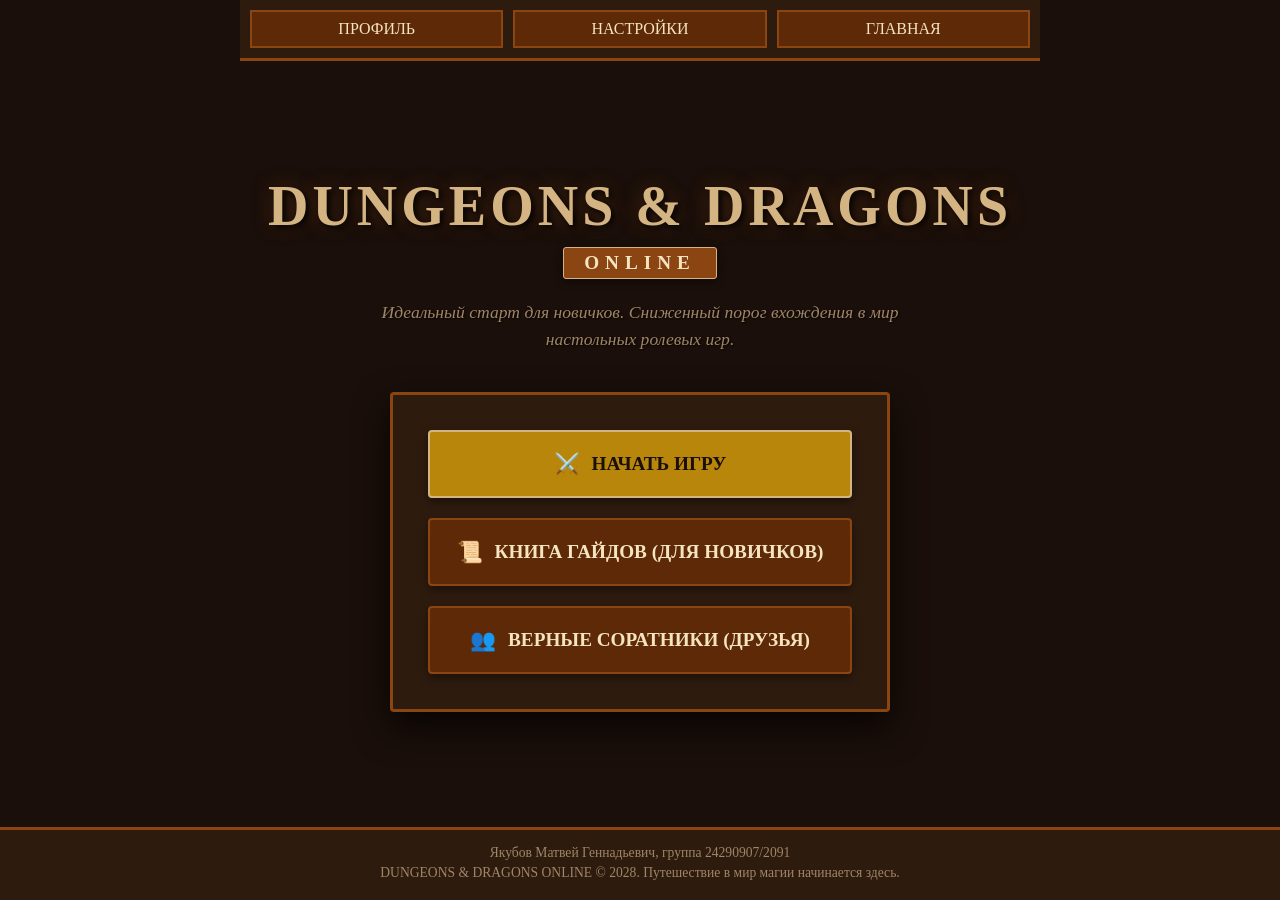
<file: index.html>
<!DOCTYPE html>
<html lang="ru">
<head>
    <meta charset="UTF-8">
    <meta name="viewport" content="width=device-width, initial-scale=1.0">
    <title>Главное меню | DnD Online</title>
    <link rel="stylesheet" href="style-menu.css">
</head>
<body>
    <nav>
          <a href="profile.html" class="active">ПРОФИЛЬ</a>
        <a href="settings.html">НАСТРОЙКИ</a>
        <a href="main-menu.html">ГЛАВНАЯ</a>
    </nav>

    <main class="main-menu-container">
        
        <div class="title-area">
            <h1 class="main-title">DUNGEONS & DRAGONS</h1>
            <span class="title-badge">ONLINE</span>
            <p class="killer-feature-text">Идеальный старт для новичков. Сниженный порог вхождения в мир настольных ролевых игр.</p>
        </div>
        
        <div class="menu-box">
            <a href="games-menu.html" class="menu-btn btn-play">
                <span class="btn-icon">⚔️</span> НАЧАТЬ ИГРУ
            </a>
            
            <a href="guides.html" class="menu-btn btn-guides">
                <span class="btn-icon">📜</span> КНИГА ГАЙДОВ (ДЛЯ НОВИЧКОВ)
            </a>
            
            <a href="friends.html" class="menu-btn btn-friends">
                <span class="btn-icon">👥</span> ВЕРНЫЕ СОРАТНИКИ (ДРУЗЬЯ)
            </a>
        </div>
        
    </main>

    <footer>
        <p>Якубов Матвей Геннадьевич, группа 24290907/2091</p>
        <p>DUNGEONS & DRAGONS ONLINE © 2028. Путешествие в мир магии начинается здесь.</p>
    </footer>
</body>
</html>
</file>
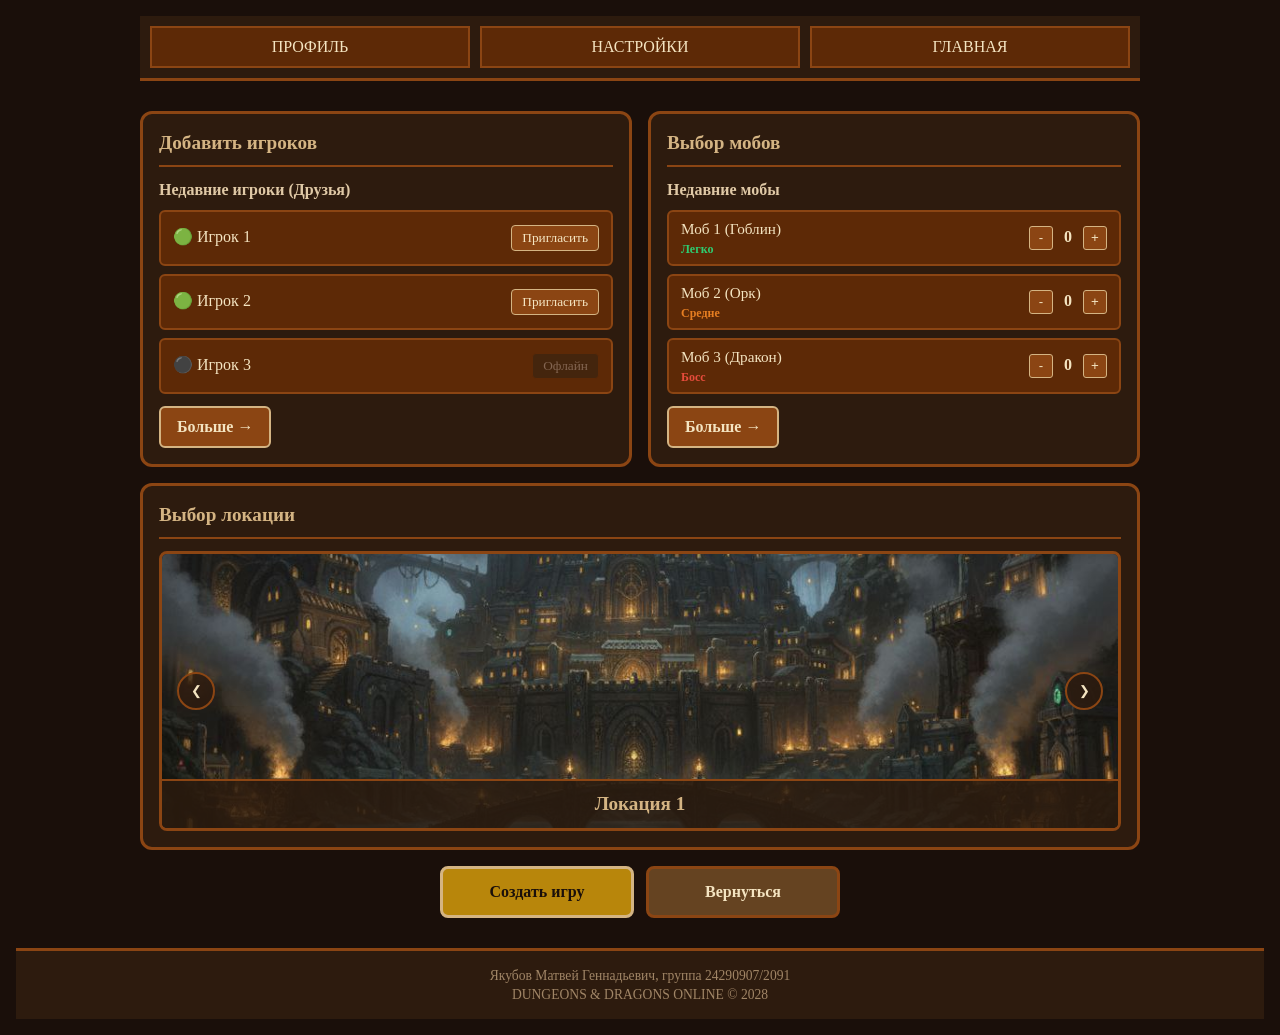
<file: create-game.html>
<!DOCTYPE html>
<html lang="ru">
<head>
    <meta charset="UTF-8">
    <meta name="viewport" content="width=device-width, initial-scale=1.0">
    <title>DND ONLINE</title>
    <link rel="stylesheet" href="style-create.css">
</head>
<body>
    <nav>
   <a href="profile.html" class="active">ПРОФИЛЬ</a>
        <a href="#">НАСТРОЙКИ</a>
        <a href="#">ГЛАВНАЯ</a>
    </nav>
    
    <main class="page">
        <section class="card players">
            <h2>Добавить игроков</h2>
            <div class="card-content">
                <h3>Недавние игроки (Друзья)</h3>
                <div class="list">
                    <div class="item">
                        <span>🟢 Игрок 1</span>
                        <button class="sm-btn" onclick="this.innerText='Отправлено'; this.disabled=true;">Пригласить</button>
                    </div>
                    <div class="item">
                        <span>🟢 Игрок 2</span>
                        <button class="sm-btn" onclick="this.innerText='Отправлено'; this.disabled=true;">Пригласить</button>
                    </div>
                    <div class="item">
                        <span>⚫ Игрок 3</span>
                        <button class="sm-btn" disabled>Офлайн</button>
                    </div>
                </div>
                <a href="#" class="more">Больше →</a>
            </div>
        </section>

        <section class="card mobs">
            <h2>Выбор мобов</h2>
            <div class="card-content">
                <h3>Недавние мобы</h3>
                <div class="list">
                    <div class="item">
                        <div class="mob-info">
                            <span class="mob-name">Моб 1 (Гоблин)</span>
                            <span class="badge easy">Легко</span>
                        </div>
                        <div class="counter">
                            <button onclick="changeCount(this, -1)">-</button>
                            <span class="count-num">0</span>
                            <button onclick="changeCount(this, 1)">+</button>
                        </div>
                    </div>
                    <div class="item">
                        <div class="mob-info">
                            <span class="mob-name">Моб 2 (Орк)</span>
                            <span class="badge medium">Средне</span>
                        </div>
                        <div class="counter">
                            <button onclick="changeCount(this, -1)">-</button>
                            <span class="count-num">0</span>
                            <button onclick="changeCount(this, 1)">+</button>
                        </div>
                    </div>
                    <div class="item">
                        <div class="mob-info">
                            <span class="mob-name">Моб 3 (Дракон)</span>
                            <span class="badge hard">Босс</span>
                        </div>
                        <div class="counter">
                            <button onclick="changeCount(this, -1)">-</button>
                            <span class="count-num">0</span>
                            <button onclick="changeCount(this, 1)">+</button>
                        </div>
                    </div>
                </div>
                <a href="#" class="more">Больше →</a>
            </div>
        </section>

        <section class="card locations">
            <h2>Выбор локации</h2>
            <div class="location-slider">
                <button class="arrow prev" onclick="moveSlide(-1)">&#10094;</button>
                <button class="arrow next" onclick="moveSlide(1)">&#10095;</button>
                
                <div class="slides" id="track">
                    <div class="slide" style="background-image: url('location1.jpg');"><div class="label">Локация 1</div></div>
                    <div class="slide" style="background-image: url('location2.jpg');"><div class="label">Локация 2</div></div>
                    <div class="slide" style="background-image: url('location3.jpg');"><div class="label">Локация 3</div></div>
                    <div class="slide" style="background-image: url('location4.png');"><div class="label">Локация 4</div></div>
                    <div class="slide" style="background-image: url('location5.png');"><div class="label">Локация 5</div></div>
                </div>
            </div>
        </section>

        <div class="actions">
            <button class="btn create">Создать игру</button>
            <a href="games-menu.html" class="btn back">Вернуться</a>
        </div>
    </main>

    <footer>
        <p>Якубов Матвей Геннадьевич, группа 24290907/2091</p>
        <p>DUNGEONS & DRAGONS ONLINE © 2028</p>
    </footer>

<script>
    // Слайдер (всего 5 слайдов, каждый занимает 20% от общей ширины трека)
    let slideIndex = 0;
    function moveSlide(n) {
        slideIndex += n;
        if (slideIndex > 4) slideIndex = 0; // Если ушли за правый край — возвращаемся к первому
        if (slideIndex < 0) slideIndex = 4; // Если ушли за левый край — переходим к последнему
        
        // ИСПРАВЛЕНО: умножаем на 20%, а не на 100%
        document.getElementById('track').style.transform = `translateX(-${slideIndex * 20}%)`;
    }

    // Счетчик мобов
    function changeCount(btn, n) {
        let numSpan = btn.parentElement.querySelector('.count-num');
        let val = parseInt(numSpan.innerText) + n;
        if (val >= 0) numSpan.innerText = val;
    }
</script>
</body>
</html>
</file>
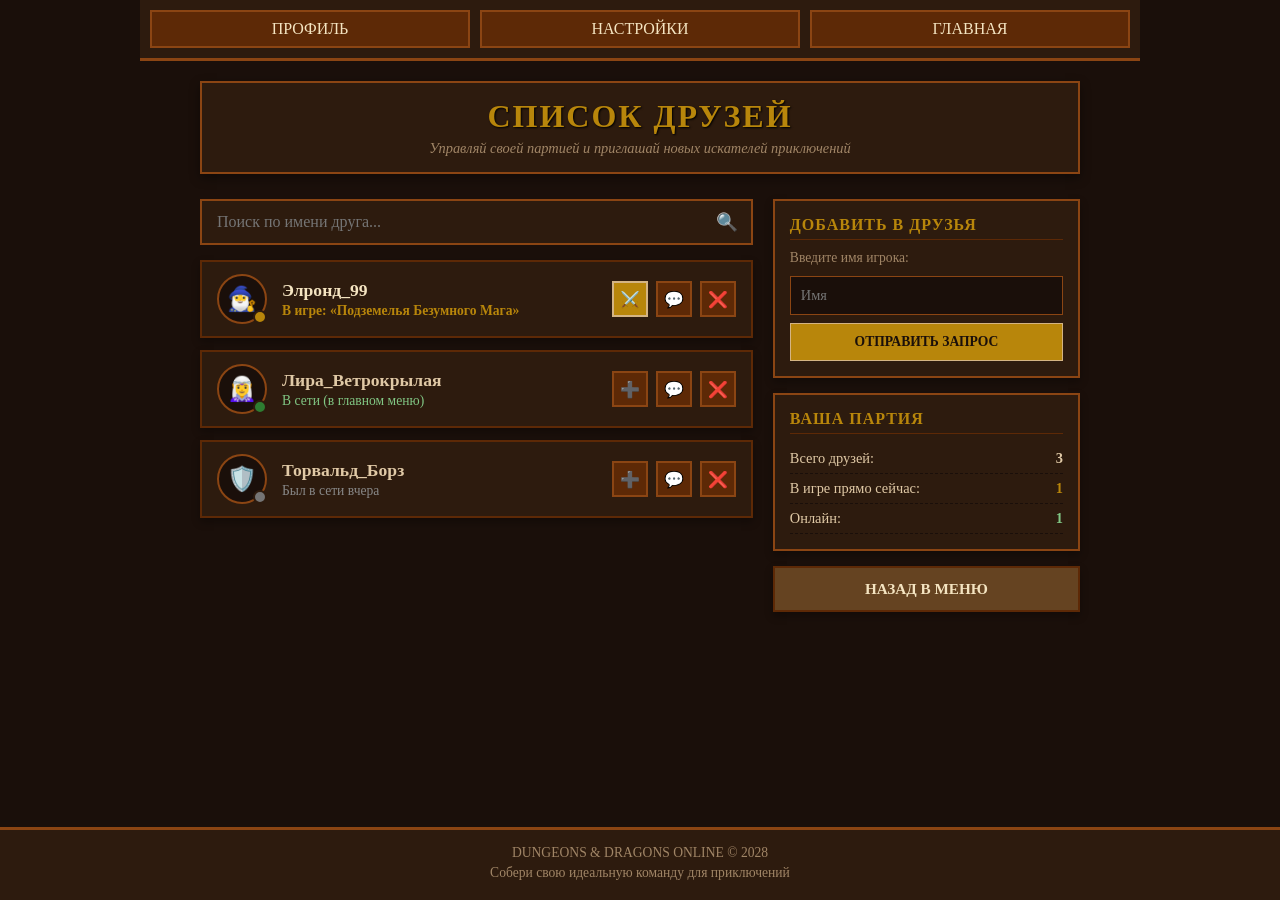
<file: friends.html>
<!DOCTYPE html>
<html lang="ru">
<head>
    <meta charset="UTF-8">
    <meta name="viewport" content="width=device-width, initial-scale=1.0">
    <title>Друзья | DnD Online</title>
    <link rel="stylesheet" href="style-friends.css">
</head>
<body>
    <nav>
        <a href="profile.html" class="active">ПРОФИЛЬ</a>
        <a href="settings.html">НАСТРОЙКИ</a>
        <a href="main-menu.html">ГЛАВНАЯ</a>
    </nav>

    <main class="friends-container">
        <div class="section-title">
            <h1 class="main-title">СПИСОК ДРУЗЕЙ</h1>
            <p class="subtitle">Управляй своей партией и приглашай новых искателей приключений</p>
        </div>

        <div class="friends-grid">
            
            <section class="left-column">
                
                <div class="search-box">
                    <input type="text" id="friendSearch" placeholder="Поиск по имени друга..." onkeyup="filterFriends()">
                    <span class="search-icon">🔍</span>
                </div>

                <div class="friends-list" id="friendsList">
                    
                    <div class="friend-card status-ingame">
                        <div class="avatar-area">
                            <div class="avatar">🧙‍♂️</div>
                            <span class="status-indicator"></span>
                        </div>
                        <div class="friend-info">
                            <h3 class="friend-name">Элронд_99</h3>
                            <p class="friend-status-text">В игре: «Подземелья Безумного Мага»</p>
                        </div>
                        <div class="friend-actions">
                            <button class="action-btn join-btn" title="Присоединиться к игре">⚔️</button>
                            <button class="action-btn message-btn" title="Написать сообщение">💬</button>
                            <button class="action-btn remove-btn" title="Удалить из друзей">❌</button>
                        </div>
                    </div>

                    <div class="friend-card status-online">
                        <div class="avatar-area">
                            <div class="avatar">🧝‍♀️</div>
                            <span class="status-indicator"></span>
                        </div>
                        <div class="friend-info">
                            <h3 class="friend-name">Лира_Ветрокрылая</h3>
                            <p class="friend-status-text">В сети (в главном меню)</p>
                        </div>
                        <div class="friend-actions">
                            <button class="action-btn invite-btn" title="Пригласить в лобби">➕</button>
                            <button class="action-btn message-btn" title="Написать сообщение">💬</button>
                            <button class="action-btn remove-btn" title="Удалить из друзей">❌</button>
                        </div>
                    </div>

                    <div class="friend-card status-offline">
                        <div class="avatar-area">
                            <div class="avatar">🛡️</div>
                            <span class="status-indicator"></span>
                        </div>
                        <div class="friend-info">
                            <h3 class="friend-name">Торвальд_Борз</h3>
                            <p class="friend-status-text">Был в сети вчера</p>
                        </div>
                        <div class="friend-actions">
                            <button class="action-btn invite-btn" title="Пригласить в лобби">➕</button>
                            <button class="action-btn message-btn" title="Оставить сообщение">💬</button>
                            <button class="action-btn remove-btn" title="Удалить из друзей">❌</button>
                        </div>
                    </div>

                </div>
            </section>

            <section class="right-column">
                
                <div class="control-panel-box">
                    <h3>ДОБАВИТЬ В ДРУЗЬЯ</h3>
                    <p class="box-desc">Введите имя игрока:</p>
                    <form class="add-friend-form" onsubmit="addFriendMock(event)">
                        <input type="text" id="friendTag" placeholder="Имя" required>
                        <button type="submit" class="submit-box-btn">ОТПРАВИТЬ ЗАПРОС</button>
                    </form>
                </div>

                <div class="control-panel-box stats-box">
                    <h3>ВАША ПАРТИЯ</h3>
                    <div class="stat-line">
                        <span>Всего друзей:</span>
                        <span class="stat-val">3</span>
                    </div>
                    <div class="stat-line">
                        <span>В игре прямо сейчас:</span>
                        <span class="stat-val color-ingame">1</span>
                    </div>
                    <div class="stat-line">
                        <span>Онлайн:</span>
                        <span class="stat-val color-online">1</span>
                    </div>
                </div>

                <a href="index.html" class="return-btn">НАЗАД В МЕНЮ</a>
            </section>

        </div>
    </main>

    <footer>
        <p>DUNGEONS & DRAGONS ONLINE © 2028</p>
        <p>Собери свою идеальную команду для приключений</p>
    </footer>

    <script>
        // Функция живого поиска по списку друзей
        function filterFriends() {
            const input = document.getElementById('friendSearch');
            const filter = input.value.toLowerCase();
            const list = document.getElementById('friendsList');
            const cards = list.getElementsByClassName('friend-card');

            for (let i = 0; i < cards.length; i++) {
                const name = cards[i].getElementsByClassName('friend-name')[0];
                if (name.innerText.toLowerCase().indexOf(filter) > -1) {
                    cards[i].style.display = "";
                } else {
                    cards[i].style.display = "none";
                }
            }
        }

        // Демонстрация отправки запроса
        function addFriendMock(event) {
            event.preventDefault();
            const tag = document.getElementById('friendTag').value;
            alert('Запрос в друзья успешно отправлен игроку ' + tag + '!');
            document.getElementById('friendTag').value = '';
        }
    </script>
</body>
</html>
</file>
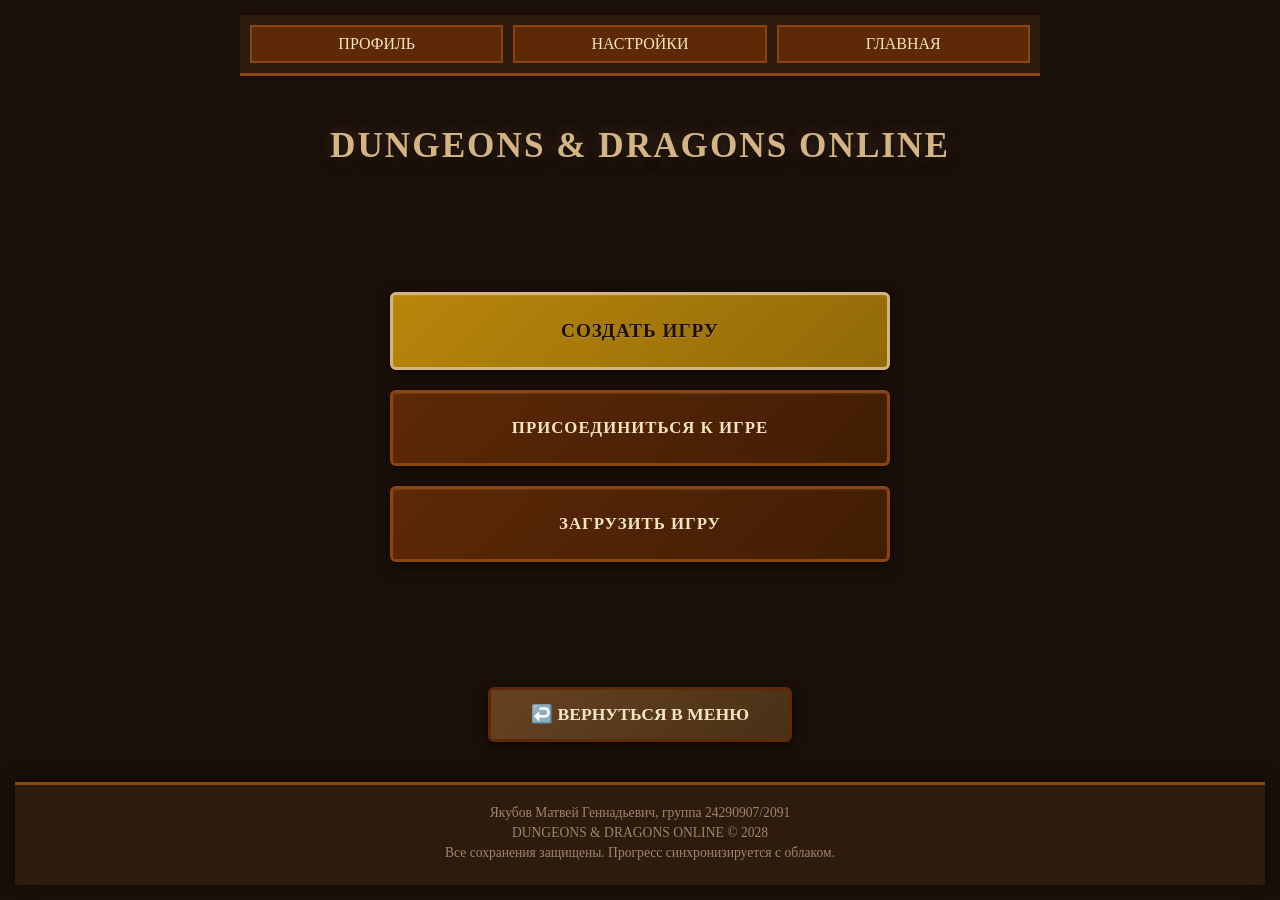
<file: games-menu.html>
<!DOCTYPE html>
<html lang="ru">
<head>
    <meta charset="UTF-8">
    <meta name="viewport" content="width=device-width, initial-scale=1.0">
    <title>DnD Online</title>
    <link rel="stylesheet" href="style.css">
</head>
<body>
    <nav>
          <a href="profile.html" class="active">ПРОФИЛЬ</a>
        <a href="settings.html">НАСТРОЙКИ</a>
        <a href="index.html">ГЛАВНАЯ</a>
    </nav>

    <main>
        <h1>DUNGEONS & DRAGONS ONLINE</h1>
        
        <div class="container">
            <div class="menu">
                <a href="create-game.html" class="btn create">СОЗДАТЬ ИГРУ</a>
                <a href="join-game.html" class="btn">ПРИСОЕДИНИТЬСЯ К ИГРЕ</a>
                <a href="index-host.html" class="btn">ЗАГРУЗИТЬ ИГРУ</a>
            </div>
        </div>
        <div class="action-area">
            <a href="index.html" class="return-btn">
                <span class="btn-icon">↩️</span> ВЕРНУТЬСЯ В МЕНЮ
            </a>
        </div>
    </main>

    <footer>
        <p>Якубов Матвей Геннадьевич, группа 24290907/2091</p>
        <p>DUNGEONS & DRAGONS ONLINE © 2028</p>
        <p>Все сохранения защищены. Прогресс синхронизируется с облаком.</p>
    </footer>
</body>
</html>
</file>
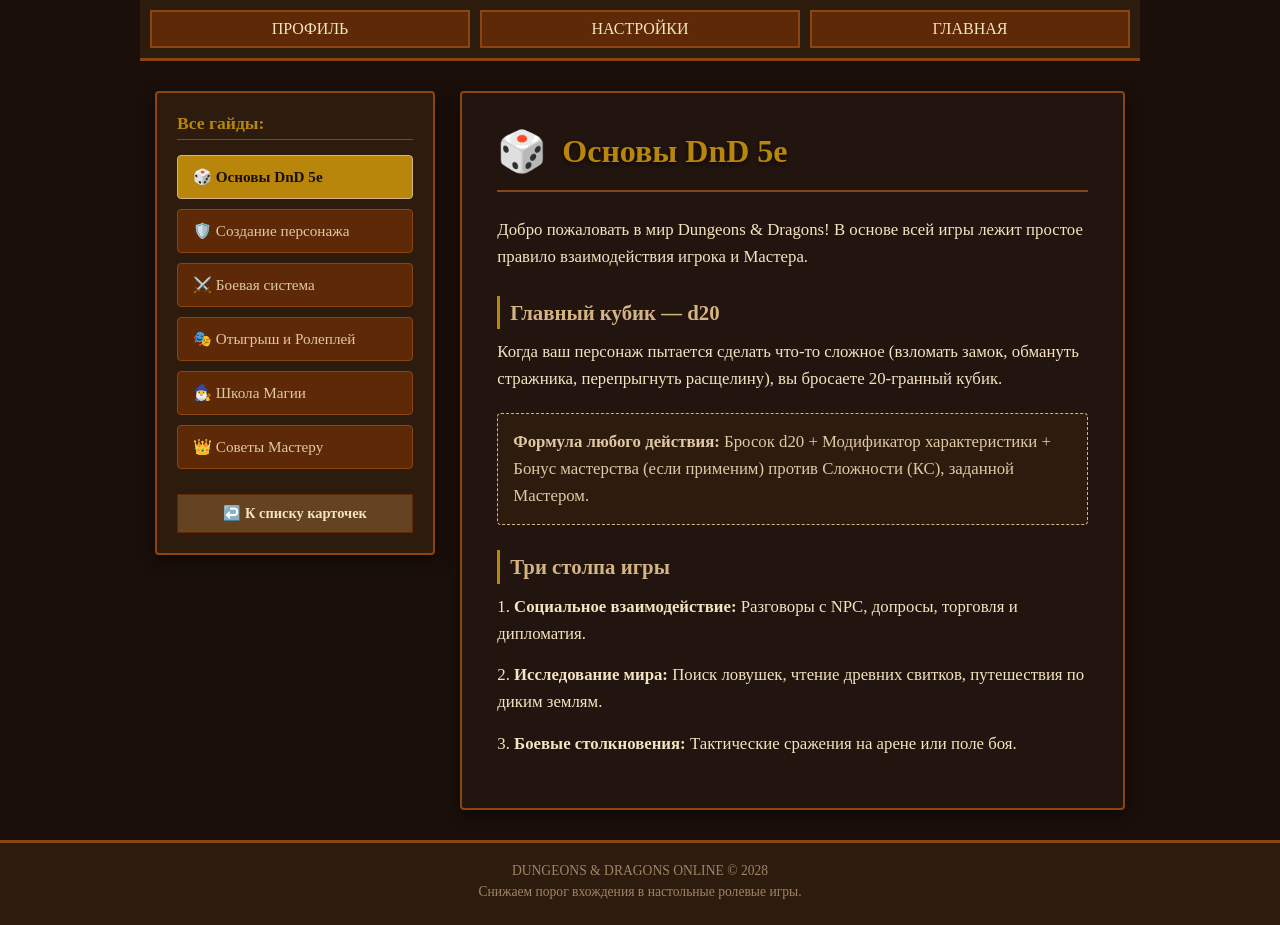
<file: guide-list.html>
<!DOCTYPE html>
<html lang="ru">
<head>
    <meta charset="UTF-8">
    <meta name="viewport" content="width=device-width, initial-scale=1.0">
    <title>Просмотр гайда | DnD Online</title>
    <link rel="stylesheet" href="style-guide-list.css">
</head>
<body>
    <nav>
          <a href="profile.html" class="active">ПРОФИЛЬ</a>
        <a href="settings.html">НАСТРОЙКИ</a>
        <a href="index.html">ГЛАВНАЯ</a>
    </nav>

    <main class="content-wrapper">
        <aside class="sidebar-menu">
            <h3 class="sidebar-title">Все гайды:</h3>
            <a href="guide-list.html?id=basics" id="link-basics" class="sidebar-link">🎲 Основы DnD 5e</a>
            <a href="guide-list.html?id=character" id="link-character" class="sidebar-link">🛡️ Создание персонажа</a>
            <a href="guide-list.html?id=combat" id="link-combat" class="sidebar-link">⚔️ Боевая система</a>
            <a href="guide-list.html?id=roleplay" id="link-roleplay" class="sidebar-link">🎭 Отыгрыш и Ролеплей</a>
            <a href="guide-list.html?id=magic" id="link-magic" class="sidebar-link">🧙‍♂️ Школа Магии</a>
            <a href="guide-list.html?id=dm" id="link-dm" class="sidebar-link">👑 Советы Мастеру</a>
            
            <a href="guides.html" class="sidebar-back-btn">↩️ К списку карточек</a>
        </aside>

        <section class="text-area">
            <div class="article-header">
                <div id="guide-icon" class="article-icon">🎲</div>
                <h1 id="guide-title" class="article-title">Загрузка гайда...</h1>
            </div>
            
            <div id="guide-text" class="article-body">
                </div>
        </section>
    </main>

    <footer>
        <p>DUNGEONS & DRAGONS ONLINE © 2028</p>
        <p>Снижаем порог вхождения в настольные ролевые игры.</p>
    </footer>

    <script>
        // База данных текстов для гайдов
        const guideData = {
            basics: {
                icon: "🎲",
                title: "Основы DnD 5e",
                content: `
                    <p>Добро пожаловать в мир Dungeons & Dragons! В основе всей игры лежит простое правило взаимодействия игрока и Мастера.</p>
                    <h3>Главный кубик — d20</h3>
                    <p>Когда ваш персонаж пытается сделать что-то сложное (взломать замок, обмануть стражника, перепрыгнуть расщелину), вы бросаете 20-гранный кубик.</p>
                    <div class="info-block"><strong>Формула любого действия:</strong> Бросок d20 + Модификатор характеристики + Бонус мастерства (если применим) против Сложности (КС), заданной Мастером.</div>
                    <h3>Три столпа игры</h3>
                    <p>1. <strong>Социальное взаимодействие:</strong> Разговоры с NPC, допросы, торговля и дипломатия.</p>
                    <p>2. <strong>Исследование мира:</strong> Поиск ловушек, чтение древних свитков, путешествия по диким землям.</p>
                    <p>3. <strong>Боевые столкновения:</strong> Тактические сражения на арене или поле боя.</p>
                `
            },
            character: {
                icon: "🛡️",
                title: "Создание персонажа",
                content: `
                    <p>Создание вашего первого героя — это увлекательный процесс, состоящий из пяти простых шагов.</p>
                    <h3>Шаг 1: Концепция и Раса</h3>
                    <p>Кто вы? Гордый эльф-маг, суровый дварф-воин или хитрый плут-полурослик? Раса определяет ваши врожденные способности, ночное зрение и стартовые языки.</p>
                    <h3>Шаг 2: Выбор Класса</h3>
                    <p>Класс — это профессия и призвание вашего персонажа. Он определяет, что вы умеете делать лучше всего в бою и при исследовании мира.</p>
                    <h3>Шаг 3: Определение характеристик</h3>
                    <p>У каждого персонажа есть 6 основных параметров:</p>
                    <ul>
                        <li><strong>Сила (STR)</strong> — физическая мощь и атлетика.</li>
                        <li><strong>Ловкость (DEX)</strong> — скорость, реакция, скрытность и защита.</li>
                        <li><strong>Телосложение (CON)</strong> — здоровье и выносливость.</li>
                        <li><strong>Интеллект (INT)</strong> — логика, память, знание магии и истории.</li>
                        <li><strong>Мудрость (WIS)</strong> — интуиция, внимательность, связь с природой.</li>
                        <li><strong>Харизма (CHA)</strong> — сила личности, убеждение, обман, запугивание.</li>
                    </ul>
                `
            },
            combat: {
                icon: "⚔️",
                title: "Боевая система",
                content: `
                    <p>Когда переговоры заходят в тупик, начинается бой. Боевая система в DnD 5e является пошаговой.</p>
                    <h3>Инициатива</h3>
                    <p>В начале боя все участники бросают d20 + модификатор Ловкости. Это определяет очередность ходов от наибольшего к наименьшему. Ход идет по кругу.</p>
                    <h3>Что можно сделать в свой ход?</h3>
                    <p>Ваш ход состоит из трех основных ресурсов:</p>
                    <ol>
                        <li><strong>Движение:</strong> Вы можете переместиться на расстояние, равное вашей скорости (обычно 30 футов / 6 клеток).</li>
                        <li><strong>Действие:</strong> Самая важная часть. Потратьте его на Атаку, Заклинание, Рывок, Отступление или Помощь другу.</li>
                        <li><strong>Бонусное действие:</strong> Особые быстрые приемы, доступные только по свойствам класса или заклинаниям (например, атака вторым оружием).</li>
                    </ol>
                `
            },
            roleplay: {
                icon: "🎭",
                title: "Отыгрыш и Ролеплей",
                content: `
                    <p>Ролевой отыгрыш (Roleplay) — это то, что отличает DnD от обычных настольных стратегий. Это процесс принятия решений от лица вашего персонажа.</p>
                    <h3>Как начать ролеплеить новичку?</h3>
                    <p>Не обязательно говорить театральным голосом или владеть актерским мастерством. Достаточно следовать двум правилам:</p>
                    <ul>
                        <li><strong>Думайте как персонаж:</strong> Если ваш воин — трусливый наемник, он не бросится спасать крестьян бесплатно, даже если лично вы (игрок) этого хотите.</li>
                        <li><strong>Описывайте от третьего лица:</strong> Если стесняетесь говорить цитатами, просто скажите: "Мой персонаж угрюмо смотрит на трактирщика и требует скидку, намекая на свой топор". Это тоже отличный отыгрыш!</li>
                    </ul>
                `
            },
            magic: {
                icon: "🧙‍♂️",
                title: "Школа Магии",
                content: `
                    <p>Магия в мире DnD разнообразна и работает по системе заклинаний и магических ячеек.</p>
                    <h3>Ячейки заклинаний (Spell Slots)</h3>
                    <p>Представьте ячейки как патроны или обойму мага. Чтобы сотворить заклинание 1-го уровня, вы должны потратить одну ячейку 1-го уровня. После долгого отдыха все ячейки полностью восстанавливаются.</p>
                    <h3>Заговоры (Cantrips)</h3>
                    <p>Это простейшие фокусы (0 уровень), которые заклинатель выучил настолько хорошо, что может использовать их бесконечно, не тратя ячейки.</p>
                    <h3>Разница между классами</h3>
                    <p>— <strong>Волшебник:</strong> Учит магию по книгам и формулам через интеллект.</p>
                    <p>— <strong>Чародей:</strong> Обладает врожденным талантом или магической кровью дракона/хаоса.</p>
                    <p>— <strong>Колдун:</strong> Заключил контракт с могущественным покровителем (демоном, феей) в обмен на силы.</p>
                `
            },
            dm: {
                icon: "👑",
                title: "Советы Мастеру (DM)",
                content: `
                    <p>Быть Дмитрием (Dungeon Master) — это не значит играть ПРОТИВ игроков. Ваша цель — создать крутое приключение вместе с ними.</p>
                    <h3>Золотые правила начинающего DM:</h3>
                    <p>1. <strong>Правило "Да, но...":</strong> Не говорите игрокам строгое "Нет", если они придумали безумный план. Позвольте им бросить кубик, но предупредите о последствиях.</p>
                    <p>2. <strong>Не перегружайте себя подготовкой:</strong> Подготовьте локацию, 3-4 NPC и пару видов монстров. Игроки все равно пойдут туда, куда вы не ожидали — будьте готовы импровизировать.</p>
                    <p>3. <strong>Главное — веселье:</strong> Если какое-то мелкое правило из книги душит динамику игры, забудьте про него в этот вечер ради эпичности момента.</p>
                `
            }
        };

        // Функция для отрисовки контента на основе URL
        function loadGuide() {
            // Получаем параметр id из ссылки (например, ?id=combat)
            const urlParams = new URLSearchParams(window.location.search);
            let guideId = urlParams.get('id');

            // Если id нет или он не существует в базе, открываем "basics" по умолчанию
            if (!guideId || !guideData[guideId]) {
                guideId = 'basics';
            }

            const currentGuide = guideData[guideId];

            // Подставляем данные на страницу
            document.getElementById('guide-icon').textContent = currentGuide.icon;
            document.getElementById('guide-title').textContent = currentGuide.title;
            document.getElementById('guide-text').innerHTML = currentGuide.content;

            // Обновляем заголовок вкладки в браузере
            document.title = currentGuide.title + " | DnD Online";

            // Подсвечиваем активный пункт меню в левой панели
            const activeLink = document.getElementById('link-' + guideId);
            if (activeLink) {
                activeLink.classList.add('active');
            }
        }

        // Запуск при загрузке страницы
        window.onload = loadGuide;
    </script>
</body>
</html>
</file>
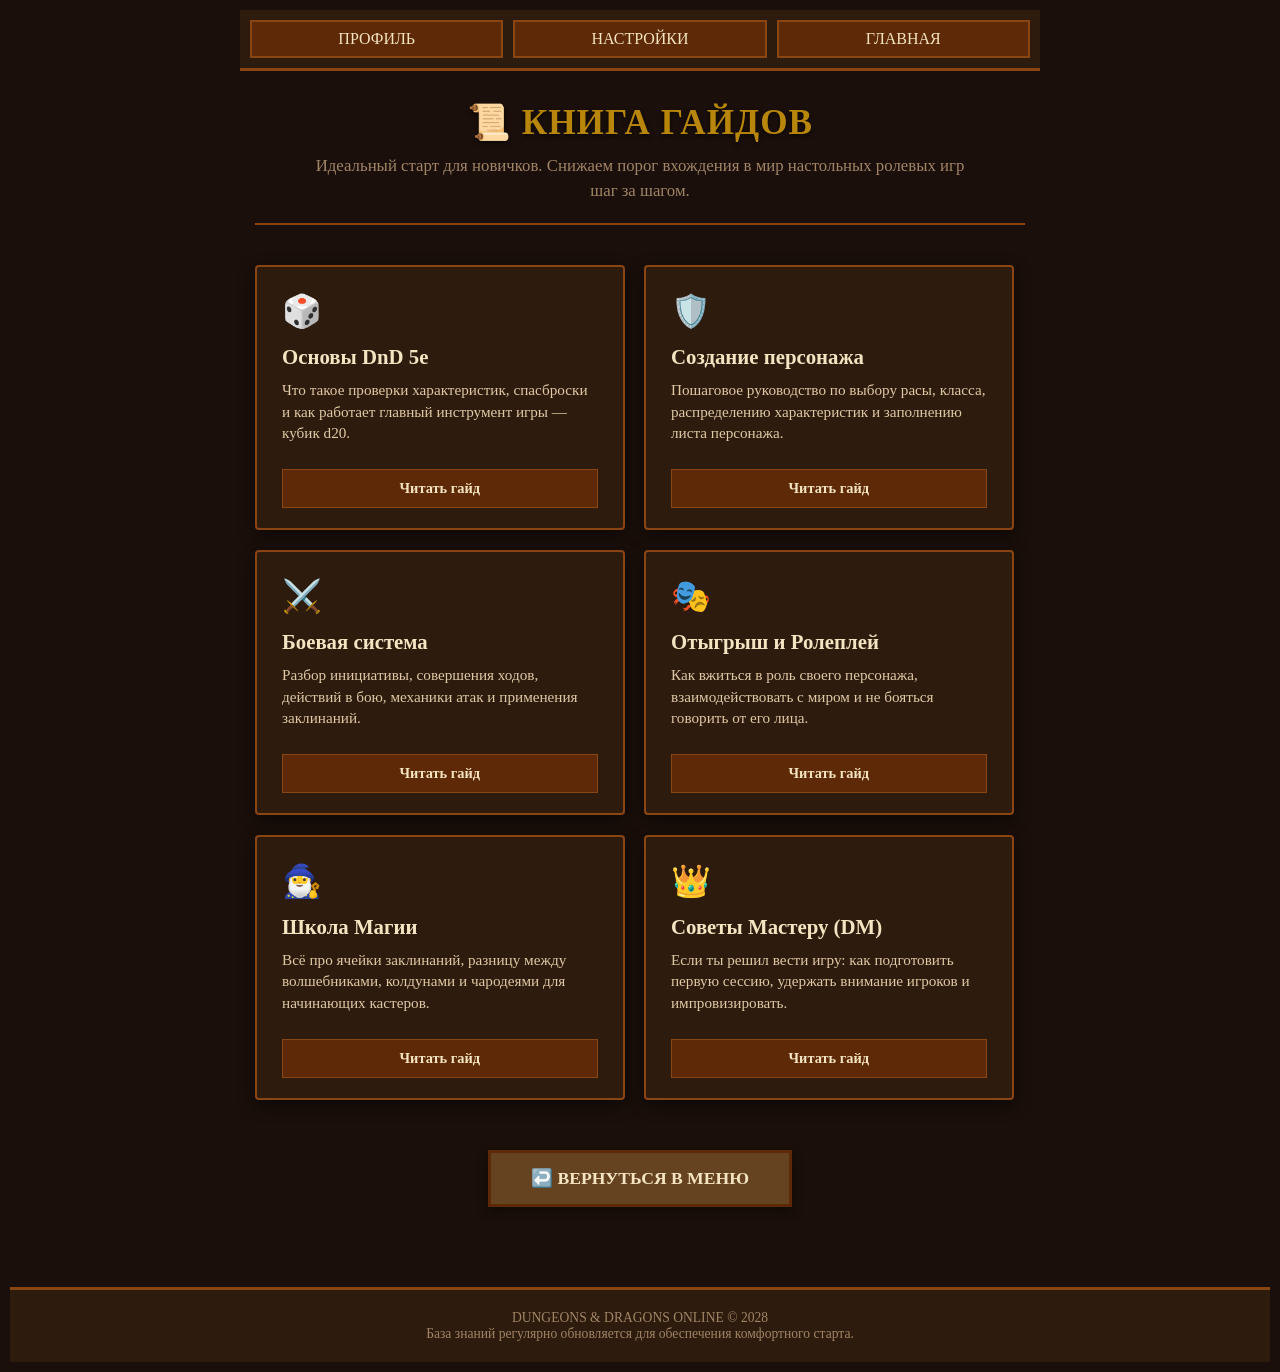
<file: guides.html>
<!DOCTYPE html>
<html lang="ru">
<head>
    <meta charset="UTF-8">
    <meta name="viewport" content="width=device-width, initial-scale=1.0">
    <title>Книга гайдов | DnD Online</title>
    <link rel="stylesheet" href="style-guides.css">
</head>
<body>
    <nav>
          <a href="profile.html" class="active">ПРОФИЛЬ</a>
        <a href="settings.html">НАСТРОЙКИ</a>
        <a href="index.html">ГЛАВНАЯ</a>
    </nav>

    <main class="guides-container">
        <div class="page-header">
            <h1 class="page-title"><span class="icon">📜</span> КНИГА ГАЙДОВ</h1>
            <p class="page-subtitle">Идеальный старт для новичков. Снижаем порог вхождения в мир настольных ролевых игр шаг за шагом.</p>
        </div>

       
<div class="guides-grid">
    
    <div class="guide-card">
        <div class="card-icon">🎲</div>
        <h2 class="card-title">Основы DnD 5e</h2>
        <p class="card-desc">Что такое проверки характеристик, спасброски и как работает главный инструмент игры — кубик d20.</p>
        <a href="guide-list.html?id=basics" class="card-btn">Читать гайд</a>
    </div>

    <div class="guide-card">
        <div class="card-icon">🛡️</div>
        <h2 class="card-title">Создание персонажа</h2>
        <p class="card-desc">Пошаговое руководство по выбору расы, класса, распределению характеристик и заполнению листа персонажа.</p>
        <a href="guide-list.html?id=character" class="card-btn">Читать гайд</a>
    </div>

    <div class="guide-card">
        <div class="card-icon">⚔️</div>
        <h2 class="card-title">Боевая система</h2>
        <p class="card-desc">Разбор инициативы, совершения ходов, действий в бою, механики атак и применения заклинаний.</p>
        <a href="guide-list.html?id=combat" class="card-btn">Читать гайд</a>
    </div>

    <div class="guide-card">
        <div class="card-icon">🎭</div>
        <h2 class="card-title">Отыгрыш и Ролеплей</h2>
        <p class="card-desc">Как вжиться в роль своего персонажа, взаимодействовать с миром и не бояться говорить от его лица.</p>
        <a href="guide-list.html?id=roleplay" class="card-btn">Читать гайд</a>
    </div>

    <div class="guide-card">
        <div class="card-icon">🧙‍♂️</div>
        <h2 class="card-title">Школа Магии</h2>
        <p class="card-desc">Всё про ячейки заклинаний, разницу между волшебниками, колдунами и чародеями для начинающих кастеров.</p>
        <a href="guide-list.html?id=magic" class="card-btn">Читать гайд</a>
    </div>

    <div class="guide-card">
        <div class="card-icon">👑</div>
        <h2 class="card-title">Советы Мастеру (DM)</h2>
        <p class="card-desc">Если ты решил вести игру: как подготовить первую сессию, удержать внимание игроков и импровизировать.</p>
        <a href="guide-list.html?id=dm" class="card-btn">Читать гайд</a>
    </div>

</div>

        <div class="action-area">
            <a href="index.html" class="return-btn">
                <span class="btn-icon">↩️</span> ВЕРНУТЬСЯ В МЕНЮ
            </a>
        </div>
    </main>

    <footer>
        <p>DUNGEONS & DRAGONS ONLINE © 2028</p>
        <p>База знаний регулярно обновляется для обеспечения комфортного старта.</p>
    </footer>
</body>
</html>
</file>
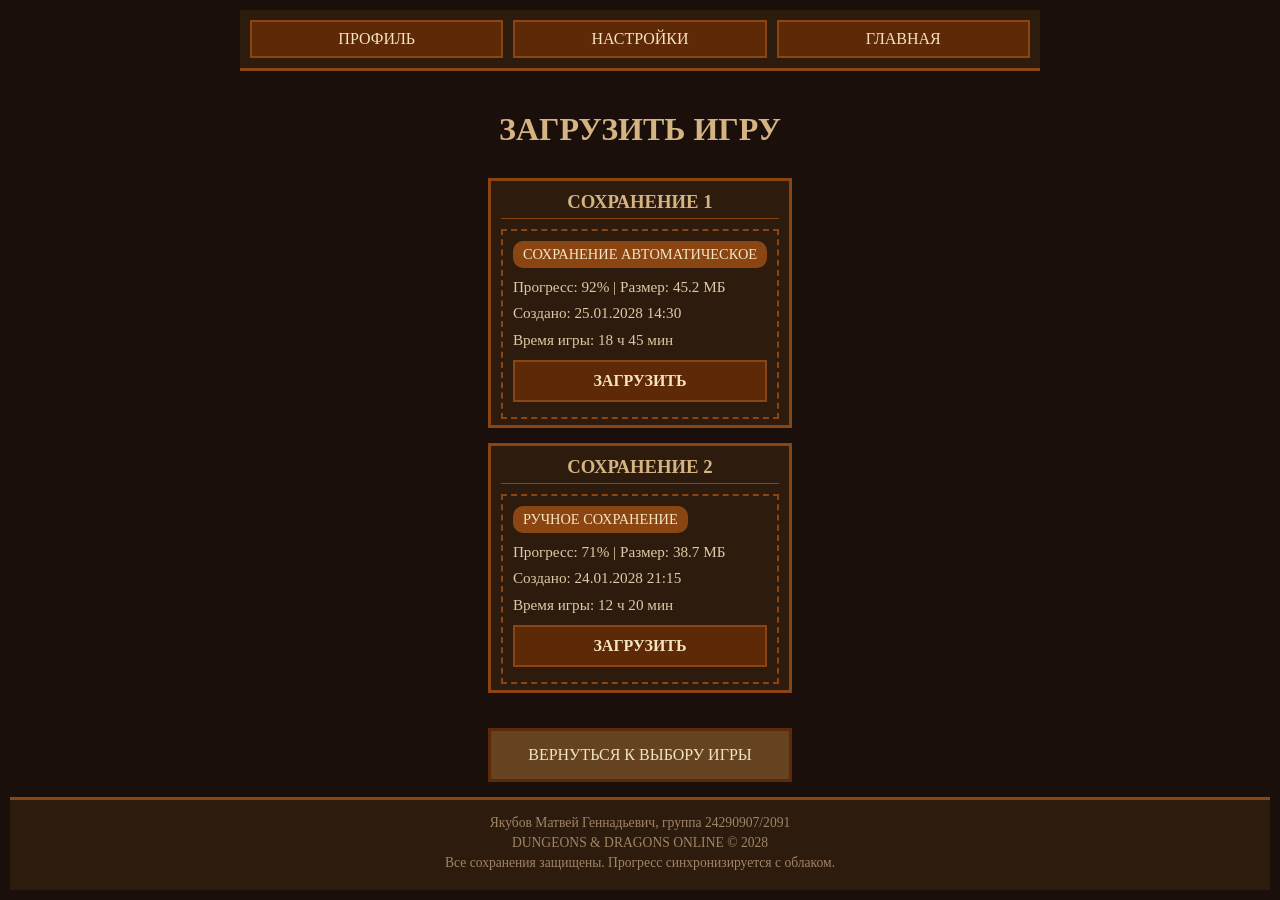
<file: index-host.html>
<!DOCTYPE html>
<html lang="ru">
<head>
    <meta charset="UTF-8">
    <meta name="viewport" content="width=device-width, initial-scale=1.0">
    <title>Загрузить игру</title>
    <link rel="stylesheet" href="style-host.css">
</head>
<body>
    <nav>
          <a href="profile.html" class="active">ПРОФИЛЬ</a>
        <a href="settings.html">НАСТРОЙКИ</a>
        <a href="index.html">ГЛАВНАЯ</a>
    </nav>

    <main>
        <h1>ЗАГРУЗИТЬ ИГРУ</h1>
        
        <div class="container">
            <div class="characters">
                <div class="saves-box-2">
                    <h3>СОХРАНЕНИЕ 1</h3>
                    <div class="save-content">
                        <div class="save-badge">СОХРАНЕНИЕ АВТОМАТИЧЕСКОЕ</div>
                        <div class="save-info">
                            <p>Прогресс: 92% | Размер: 45.2 МБ</p>
                            <p>Создано: 25.01.2028 14:30</p>
                            <p>Время игры: 18 ч 45 мин</p>
                        </div>
                        <button class="btn-load">ЗАГРУЗИТЬ</button>
                    </div>
                </div>
                
                <div class="saves-box-2">
                    <h3>СОХРАНЕНИЕ 2</h3>
                    <div class="save-content">
                        <div class="save-badge">РУЧНОЕ СОХРАНЕНИЕ</div>
                        <div class="save-info">
                            <p>Прогресс: 71% | Размер: 38.7 МБ</p>
                            <p>Создано: 24.01.2028 21:15</p>
                            <p>Время игры: 12 ч 20 мин</p>
                        </div>
                        <button class="btn-load">ЗАГРУЗИТЬ</button>
                    </div>
                </div>
            </div>
        </div>   
        <a href="games-menu.html" class="return-btn">ВЕРНУТЬСЯ К ВЫБОРУ ИГРЫ</a>
    </main>
    <footer>
        <p>Якубов Матвей Геннадьевич, группа 24290907/2091</p>
        <p>DUNGEONS & DRAGONS ONLINE © 2028</p>
        <p>Все сохранения защищены. Прогресс синхронизируется с облаком.</p>
    </footer>
</body>
</html>
</file>
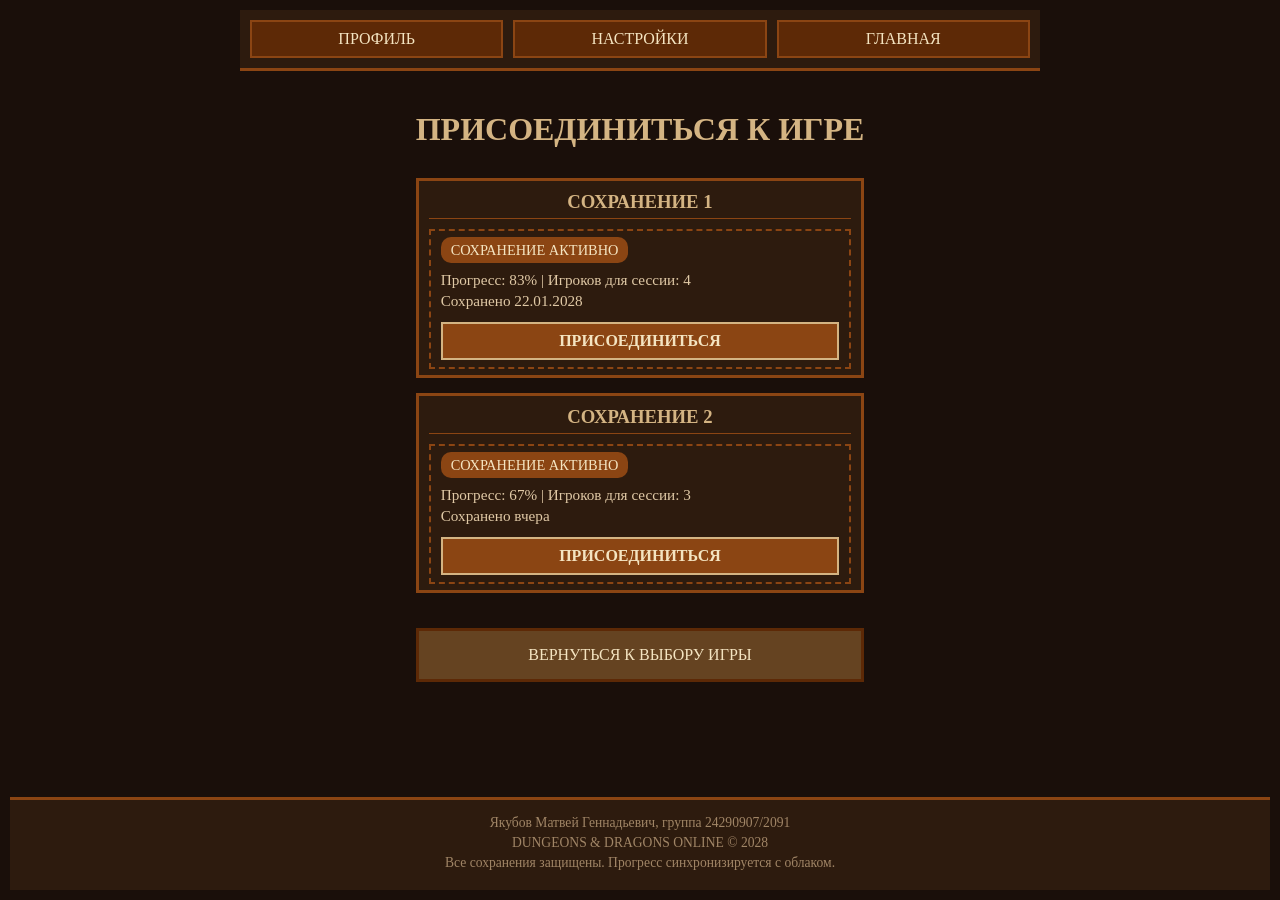
<file: join-game.html>
<!DOCTYPE html>
<html lang="ru">
<head>
    <meta charset="UTF-8">
    <meta name="viewport" content="width=device-width, initial-scale=1.0">
    <title>Присоединиться к игре</title>
    <link rel="stylesheet" href="style-join.css">
</head>
<body>
    <!-- Навигация -->
    <nav>
          <a href="profile.html" class="active">ПРОФИЛЬ</a>
        <a href="settings.html">НАСТРОЙКИ</a>
        <a href="index.html">ГЛАВНАЯ</a>
    </nav>

    <!-- Основное содержимое -->
    <main>
        <h1>ПРИСОЕДИНИТЬСЯ К ИГРЕ</h1>
        
        <div class="container">
            <!-- Блок с играми -->
            <div class="characters">
                <!-- Панель 1 -->
                <div class="saves-box-2">
                    <h3>СОХРАНЕНИЕ 1</h3>
                    <div class="placeholder" style="display: block; padding: 10px; overflow: hidden;">
                        <div style="margin-bottom: 10px;">
                            <span style="background: #8b4513; color: #f4e4c1; padding: 5px 10px; border-radius: 10px; font-size: 0.9rem;">
                                СОХРАНЕНИЕ АКТИВНО
                            </span>
                        </div>
                        <p style="color: #e0c9a6; line-height: 1.4; font-size: 0.95rem;">
                            Прогресс: 83% | Игроков для сессии: 4<br>
                            Сохранено 22.01.2028 
                        </p>
                        <button class="btn-join" onclick="alert('Присоединение к сохранению 1')">
                            ПРИСОЕДИНИТЬСЯ
                        </button>
                    </div>
                </div>
                
                <!-- Панель 2 -->
                <div class="saves-box-2">
                    <h3>СОХРАНЕНИЕ 2</h3>
                    <div class="placeholder" style="display: block; padding: 10px; overflow: hidden;">
                        <div style="margin-bottom: 10px;">
                            <span style="background: #8b4513; color: #f4e4c1; padding: 5px 10px; border-radius: 10px; font-size: 0.9rem;">
                                СОХРАНЕНИЕ АКТИВНО
                            </span>
                        </div>
                        <p style="color: #e0c9a6; line-height: 1.4; font-size: 0.95rem;">
                            Прогресс: 67% | Игроков для сессии: 3<br>
                            Сохранено вчера
                        </p>
                        <button class="btn-join" onclick="alert('Присоединение к сохранению 2')">
                            ПРИСОЕДИНИТЬСЯ
                        </button>
                    </div>
                </div>
            </div>
        </div>
        
        <!-- Кнопка возврата -->
        <a href="games-menu.html" class="return-btn">
            ВЕРНУТЬСЯ К ВЫБОРУ ИГРЫ
        </a>
    </main>
    
    <!-- Подвал -->
    <footer>
        <p>Якубов Матвей Геннадьевич, группа 24290907/2091</p>
        <p>DUNGEONS & DRAGONS ONLINE © 2028</p>
        <p>Все сохранения защищены. Прогресс синхронизируется с облаком.</p>
    </footer>
</body>
</html>
</file>
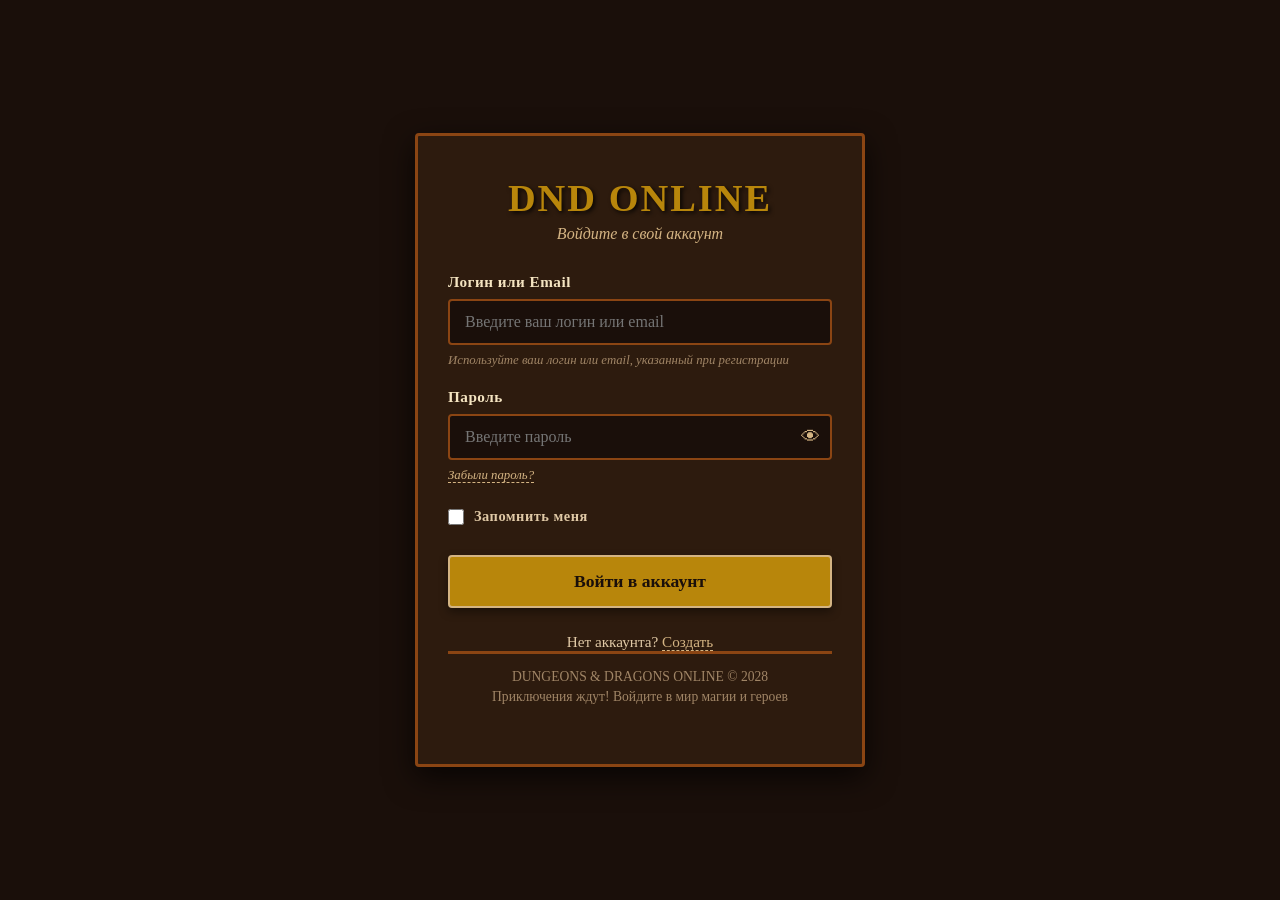
<file: login.html>
<!DOCTYPE html>
<html lang="ru">
<head>
    <meta charset="UTF-8">
    <meta name="viewport" content="width=device-width, initial-scale=1.0">
    <title>Вход | DND ONLINE</title>
    <link rel="stylesheet" href="style-login.css">
</head>
<body>
    <div class="container">
        <header class="header">
            <h1 class="logo">DND ONLINE</h1>
            <p class="subtitle">Войдите в свой аккаунт</p>
        </header>

        <main class="login-form">
            <form action="games-menu.html" method="GET" class="form" id="loginForm">
                <div class="form-group">
                    <label for="login">Логин или Email</label>
                    <input 
                        type="text" 
                        id="login" 
                        name="login" 
                        placeholder="Введите ваш логин или email" 
                        required
                        class="input-field"
                    >
                    <div class="hint">Используйте ваш логин или email, указанный при регистрации</div>
                </div>

                <div class="form-group">
                    <label for="password">Пароль</label>
                    <div class="password-container">
                        <input 
                            type="password" 
                            id="password" 
                            name="password" 
                            placeholder="Введите пароль" 
                            required
                            class="input-field"
                        >
                        <button type="button" class="toggle-password" id="togglePasswordBtn" onclick="togglePasswordVisibility()" aria-label="Показать пароль">👁</button>
                    </div>
                    <div class="hint">
                        <a href="#" class="link forgot-password">Забыли пароль?</a>
                    </div>
                </div>

                <div class="checkbox-group">
                    <input 
                        type="checkbox" 
                        id="remember" 
                        name="remember" 
                        class="checkbox"
                    >
                    <label for="remember" class="checkbox-label">
                        Запомнить меня
                    </label>
                </div>

                <button type="submit" class="btn login-btn">Войти в аккаунт</button>
            </form>

            <div class="register-link">
                <p>Нет аккаунта? <a href="register.html" class="link register-link-text">Создать</a></p>
            </div>
        </main>

        <footer class="footer">
            <p>DUNGEONS & DRAGONS ONLINE © 2028</p>
            <p>Приключения ждут! Войдите в мир магии и героев</p>
        </footer>
    </div>

    <script>
    function togglePasswordVisibility() {
        const passwordInput = document.getElementById('password');
        const toggleBtn = document.getElementById('togglePasswordBtn');
        if (passwordInput.type === 'password') {
            passwordInput.type = 'text';
            toggleBtn.textContent = '🔒'; // Иконка меняется на закрытый замок, когда пароль открыт
        } else {
            passwordInput.type = 'password';
            toggleBtn.textContent = '👁';
        }
    }
    </script>
</body>
</html>
</file>
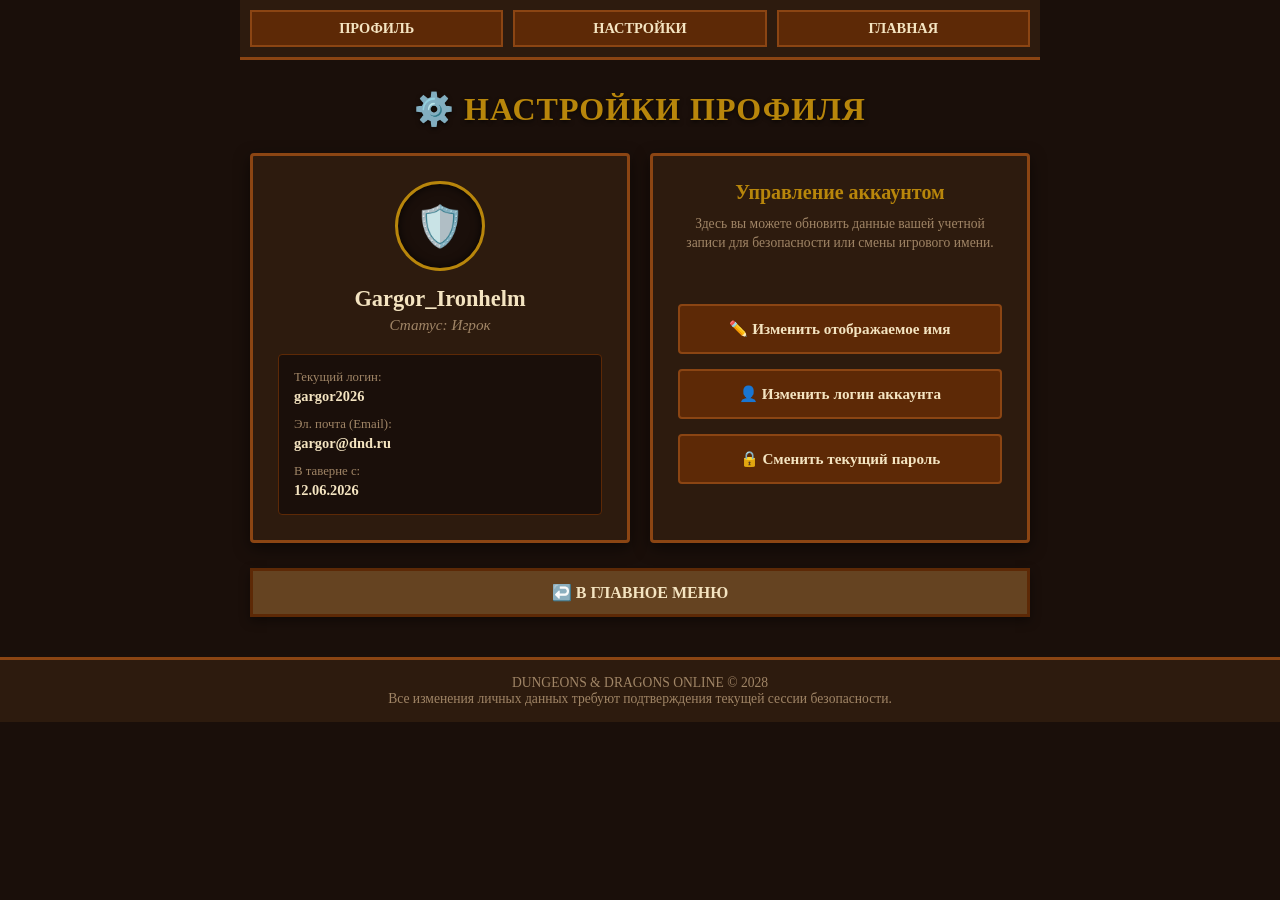
<file: profile.html>
<!DOCTYPE html>
<html lang="ru">
<head>
    <meta charset="UTF-8">
    <meta name="viewport" content="width=device-width, initial-scale=1.0">
    <title>Профиль | DnD Online</title>
    <link rel="stylesheet" href="style-profile.css">
</head>
<body>
    <nav>
         <a href="profile.html" class="active">ПРОФИЛЬ</a>
        <a href="settings.html">НАСТРОЙКИ</a>
        <a href="index.html">ГЛАВНАЯ</a>
    </nav>

    <main class="profile-container">
        <div class="page-header">
            <h1 class="page-title">⚙️ НАСТРОЙКИ ПРОФИЛЯ</h1>
        </div>

        <div class="profile-layout">
            <div class="profile-card">
                <div class="avatar-container">
                    <div class="avatar-frame">🛡️</div>
                </div>
                <h2 class="user-display-name">Gargor_Ironhelm</h2>
                <div class="user-role">Статус: Игрок</div>
                
                <div class="info-block">
                    <div class="info-item">
                        <span class="info-label">Текущий логин:</span>
                        <span class="info-value">gargor2026</span>
                    </div>
                    <div class="info-item">
                        <span class="info-label">Эл. почта (Email):</span>
                        <span class="info-value">gargor@dnd.ru</span>
                    </div>
                    <div class="info-item">
                        <span class="info-label">В таверне с:</span>
                        <span class="info-value">12.06.2026</span>
                    </div>
                </div>
            </div>

            <div class="profile-actions">
                <h3>Управление аккаунтом</h3>
                <p class="actions-subtitle">Здесь вы можете обновить данные вашей учетной записи для безопасности или смены игрового имени.</p>
                
                <div class="buttons-stack">
                    <button class="action-trigger-btn" onclick="alert('Модальное окно: Изменение отображаемого имени')">
                        ✏️ Изменить отображаемое имя
                    </button>
                    
                    <button class="action-trigger-btn" onclick="alert('Модальное окно: Изменение логина')">
                        👤 Изменить логин аккаунта
                    </button>
                    
                    <button class="action-trigger-btn" onclick="alert('Модальное окно: Смена пароля')">
                        🔒 Сменить текущий пароль
                    </button>
                </div>
            </div>
        </div>

        <div class="action-area">
            <a href="main-menu.html" class="return-btn">
                ↩️ В ГЛАВНОЕ МЕНЮ
            </a>
        </div>
    </main>

    <footer>
        <p>DUNGEONS & DRAGONS ONLINE © 2028</p>
        <p>Все изменения личных данных требуют подтверждения текущей сессии безопасности.</p>
    </footer>
</body>
</html>
</file>
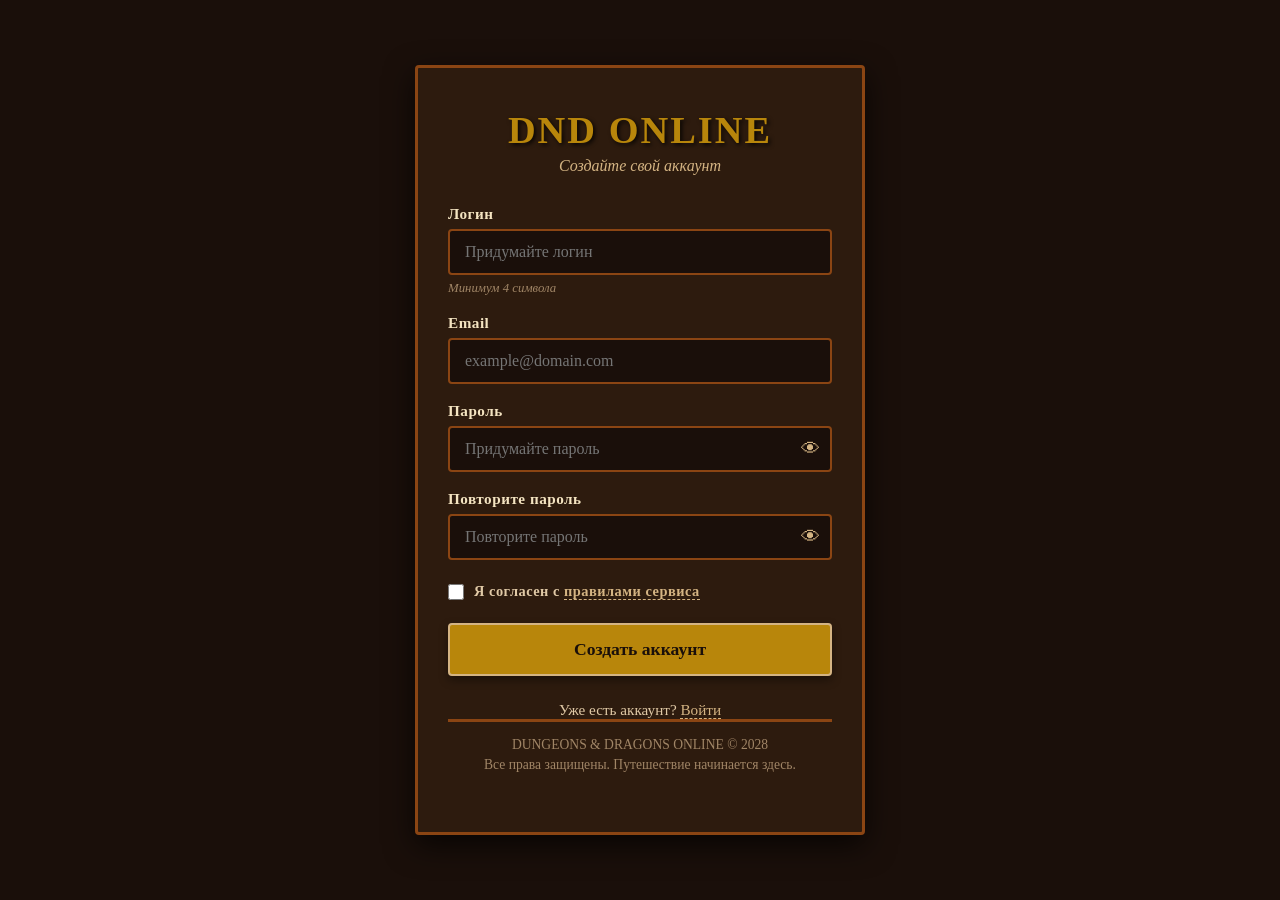
<file: register.html>
<!DOCTYPE html>
<html lang="ru">
<head>
    <meta charset="UTF-8">
    <meta name="viewport" content="width=device-width, initial-scale=1.0">
    <title>Регистрация | DND ONLINE</title>
    <link rel="stylesheet" href="style-register.css">
</head>
<body>
    <div class="container">
        <header class="header">
            <h1 class="logo">DND ONLINE</h1>
            <p class="subtitle">Создайте свой аккаунт</p>
        </header>

        <main class="register-form">
            <form action="login.html" method="GET" class="form" id="registerForm" onsubmit="return validatePasswords(event)">
                
                <div class="form-group">
                    <label for="login">Логин</label>
                    <input 
                        type="text" 
                        id="login" 
                        name="login" 
                        placeholder="Придумайте логин" 
                        required 
                        class="input-field"
                    >
                    <div class="hint">Минимум 4 символа</div>
                </div>

                <div class="form-group">
                    <label for="email">Email</label>
                    <input 
                        type="type" 
                        id="email" 
                        name="email" 
                        placeholder="example@domain.com" 
                        required 
                        class="input-field"
                    >
                </div>

                <div class="form-group">
                    <label for="password">Пароль</label>
                    <div class="password-container">
                        <input 
                            type="password" 
                            id="password" 
                            name="password" 
                            placeholder="Придумайте пароль" 
                            required 
                            class="input-field"
                        >
                        <button type="button" class="toggle-password" id="togglePassBtn" onclick="togglePassword('password', 'togglePassBtn')" aria-label="Показать пароль">👁</button>
                    </div>
                </div>

                <div class="form-group">
                    <label for="confirm-password">Повторите пароль</label>
                    <div class="password-container">
                        <input 
                            type="password" 
                            id="confirm-password" 
                            name="confirm-password" 
                            placeholder="Повторите пароль" 
                            required 
                            class="input-field"
                        >
                        <button type="button" class="toggle-password" id="toggleConfirmPassBtn" onclick="togglePassword('confirm-password', 'toggleConfirmPassBtn')" aria-label="Показать повторный пароль">👁</button>
                    </div>
                    <span id="password-error">⚠️ Пароли не совпадают! Призовите магию внимательности.</span>
                </div>

                <div class="checkbox-group">
                    <input 
                        type="checkbox" 
                        id="terms" 
                        name="terms" 
                        required 
                        class="checkbox"
                    >
                    <label for="terms" class="checkbox-label">
                        Я согласен с <a href="#" class="link">правилами сервиса</a>
                    </label>
                </div>

                <button type="submit" class="btn register-btn">Создать аккаунт</button>
            </form>

            <div class="login-link">
                <p>Уже есть аккаунт? <a href="login.html" class="link">Войти</a></p>
            </div>
        </main>

        <footer class="footer">
            <p>DUNGEONS & DRAGONS ONLINE © 2028</p>
            <p>Все права защищены. Путешествие начинается здесь.</p>
        </footer>
    </div>

    <script>
    // 1. Универсальная функция для глазика (работает для обоих полей)
    function togglePassword(inputId, buttonId) {
        const input = document.getElementById(inputId);
        const btn = document.getElementById(buttonId);
        if (input.type === 'password') {
            input.type = 'text';
            btn.textContent = '🔒';
        } else {
            input.type = 'password';
            btn.textContent = '👁';
        }
    }

    // 2. Функция валидации совпадения паролей
    function validatePasswords(event) {
        const password = document.getElementById('password').value;
        const confirmPassword = document.getElementById('confirm-password').value;
        const errorSpan = document.getElementById('password-error');

        if (password !== confirmPassword) {
            event.preventDefault(); // Останавливаем отправку формы на сервер/следующую страницу
            errorSpan.style.display = 'block'; // Показываем скрытую ошибку
            document.getElementById('confirm-password').focus(); // Переносим фокус на поле ошибки
            return false;
        }

        errorSpan.style.display = 'none'; // Если всё ок, скрываем ошибку
        alert('Регистрация прошла успешно! Добро пожаловать в таверну.');
        return true;
    }
    </script>
</body>
</html>
</file>
<file: style-menu.css>
/* ==========================================================================
   ОБЩИЕ СТИЛИ И СБРОС БРАУЗЕРА
   ========================================================================== */
* {
    margin: 0;
    padding: 0;
    box-sizing: border-box;
}

body {
    font-family: Georgia, serif;
    background: #1a0f0a; /* Твой фирменный темно-коричневый фон */
    color: #e0c9a6;      /* Пергаментный цвет текста */
    min-height: 100vh;
    display: flex;
    flex-direction: column;
}

/* ==========================================================================
   ШАПКА (НАВИГАЦИЯ) — ЕДИНЫЙ СТИЛЬ
   ========================================================================== */


nav {
    background: #2d1b0e;
    border-bottom: 3px solid #8b4513;
    padding: 10px;
    display: flex;
    gap: 10px;
    max-width: 800px;
    margin: 0 auto;
    width: 100%;
}
nav a {
    background: #5d2906;
    border: 2px solid #8b4513;
    color: #f4e4c1;
    padding: 8px 15px;
    text-decoration: none;
    flex: 1;
    text-align: center;
}
nav a:hover {
    background: #6a3813;
}
nav a:hover {
    background: #b8860b; /* Золото для активного элемента */
    color: #1a0f0a;
    border-color: #d4b483;
}
/* ==========================================================================
   ОСНОВНОЙ КОНТЕЙНЕР ГЛАВНОГО МЕНЮ
   ========================================================================== */
.main-menu-container {
    max-width: 900px;
    width: 100%;
    margin: 40px auto;
    flex: 1;
    display: flex;
    flex-direction: column;
    align-items: center;
    justify-content: center;
    gap: 40px;
    padding: 0 20px;
}

/* Эпичная зона заголовка */
.title-area {
    text-align: center;
}

.main-title {
    font-size: 3.5rem; /* Огромный заголовок */
    color: #d4b483;
    letter-spacing: 4px;
    text-shadow: 3px 3px 6px rgba(0, 0, 0, 0.9), 0 0 20px rgba(139, 69, 19, 0.4);
    font-weight: 900;
    line-height: 1.1;
}

.title-badge {
    display: inline-block;
    background: #8b4513;
    color: #f4e4c1;
    padding: 4px 20px;
    font-size: 1.2rem;
    font-weight: bold;
    letter-spacing: 6px;
    margin-top: 10px;
    border: 1px solid #d4b483;
    border-radius: 3px;
    box-shadow: 0 2px 8px rgba(0, 0, 0, 0.5);
}

.killer-feature-text {
    font-size: 1.1rem;
    color: #a08566;
    max-width: 600px;
    margin: 20px auto 0 auto;
    font-style: italic;
    line-height: 1.5;
    text-shadow: 1px 1px 2px rgba(0, 0, 0, 0.8);
}

/* Оболочка для кнопок меню */
.menu-box {
    width: 100%;
    max-width: 500px;
    background: #2d1b0e;
    border: 3px solid #8b4513;
    padding: 35px;
    display: flex;
    flex-direction: column;
    gap: 20px;
    box-shadow: 0 15px 35px rgba(0, 0, 0, 0.7);
    border-radius: 4px;
}

/* Базовый стиль кнопок главного меню */
.menu-btn {
    display: flex;
    align-items: center;
    justify-content: center;
    gap: 12px;
    padding: 20px;
    font-size: 1.2rem;
    font-weight: bold;
    font-family: Georgia, serif;
    text-decoration: none;
    text-align: center;
    border-radius: 4px;
    transition: transform 0.1s ease, background 0.2s, border-color 0.2s, box-shadow 0.2s;
    box-shadow: 0 4px 10px rgba(0, 0, 0, 0.4);
}

.menu-btn:active {
    transform: scale(0.98);
}

.btn-icon {
    font-size: 1.3rem;
}

/* ХОТ-ФИКСА ИЕРАРХИИ КНОПОК: */

/* Кнопка 1: ИГРАТЬ (Самая яркая, золотая) */
.btn-play {
    background: #b8860b;
    border: 2px solid #d4b483;
    color: #1a0f0a; /* Темный читаемый текст */
}

.btn-play:hover {
    background: #cd9b1d;
    border-color: #f4e4c1;
    box-shadow: 0 0 15px rgba(212, 180, 131, 0.4);
}

/* Кнопка 2: ГАЙДЫ (Приглушенная благородная деревянная текстура) */
.btn-guides {
    background: #5d2906;
    border: 2px solid #8b4513;
    color: #f4e4c1;
}

.btn-guides:hover {
    background: #6a3813;
    border-color: #d4b483;
}

/* Кнопка 3: ДРУЗЬЯ (Такая же, как гайды, для сохранения баланса) */
.btn-friends {
    background: #5d2906;
    border: 2px solid #8b4513;
    color: #f4e4c1;
}

.btn-friends:hover {
    background: #6a3813;
    border-color: #d4b483;
}

/* ==========================================================================
   ПОДВАЛ (ФУТЕР) — ЕДИНЫЙ СТИЛЬ СДАТЬ_РАБОТУ
   ========================================================================== */
footer {
    background: #2d1b0e;
    border-top: 3px solid #8b4513;
    padding: 15px;
    text-align: center;
    font-size: 0.85rem;
    color: #a08566;
    width: 100%;
    margin-top: auto;
}

footer p {
    margin-bottom: 4px;
}
</file>
<file: style-create.css>
* {
    margin: 0;
    padding: 0;
    box-sizing: border-box;
}
body {
    font-family: Georgia, serif;
    background: #1a0f0a;
    color: #e0c9a6;
    min-height: 100vh;
    padding: 16px;
    line-height: 1.4;
    display: flex;
    flex-direction: column;
}

/* Навигация */
nav {
    background: #2d1b0e;
    border-bottom: 3px solid #8b4513;
    padding: 10px;
    display: flex;
    gap: 10px;
    max-width: 1000px;
    margin: 0 auto;
    width: 100%;
}
nav a {
    background: #5d2906;
    border: 2px solid #8b4513;
    color: #f4e4c1;
    padding: 8px 15px;
    text-decoration: none;
    flex: 1;
    text-align: center;
}
nav a:hover {
    background: #b8860b;
    color: #1a0f0a;
    border-color: #d4b483;
}

/* Основной контент */
.page {
    display: grid;
    grid-template-columns: 1fr 1fr;
    gap: 16px;
    max-width: 1000px;
    margin: 30px auto;
    width: 100%;
    flex: 1;
}

/* Карточки */
.card {
    background: #2d1b0e;
    border-radius: 12px;
    padding: 16px;
    border: 3px solid #8b4513;
    display: flex;
    flex-direction: column;
}

.card h2 {
    color: #d4b483;
    margin-bottom: 12px;
    padding-bottom: 8px;
    border-bottom: 2px solid #8b4513;
    font-size: 1.2rem;
}

.card-content {
    display: flex;
    flex-direction: column;
    flex: 1;
}

.card-content h3 {
    color: #e0c9a6;
    margin-bottom: 8px;
    font-size: 1rem;
}

/* Списки */
.list {
    display: grid;
    gap: 8px;
    margin-bottom: 12px;
}

/* Фиксированная высота строк делает интерфейс идеально симметричным */
.item {
    background: #5d2906;
    padding: 8px 12px;
    border-radius: 6px;
    border: 2px solid #8b4513;
    color: #f4e4c1;
    display: flex;
    justify-content: space-between;
    align-items: center;
    height: 56px; /* Высота подстроена так, чтобы внутри умещались две строчки моба */
}

/* Инфо блок моба (Имя + Сложность) */
.mob-info {
    display: flex;
    flex-direction: column;
    gap: 2px;
}
.mob-name {
    font-size: 0.95rem;
}

/* Простые текстовые бейджи сложности мобов */
.badge {
    font-size: 0.75rem;
    font-weight: bold;
}
.badge.easy { color: #2ecc71; }
.badge.medium { color: #e67e22; }
.badge.hard { color: #e74c3c; }

/* Маленькие кнопки */
.sm-btn {
    background: #8b4513;
    border: 1px solid #d4b483;
    color: #f4e4c1;
    padding: 4px 10px;
    border-radius: 4px;
    cursor: pointer;
    font-family: Georgia, serif;
}
.sm-btn:hover:not(:disabled) { background: #b8860b; color: #1a0f0a; }
.sm-btn:disabled { background: #44250d; border-color: #5d2906; color: #836551; cursor: not-allowed; }

/* Блок счетчика */
.counter {
    display: flex;
    align-items: center;
    gap: 8px;
}
.counter button {
    background: #8b4513;
    border: 1px solid #d4b483;
    color: #f4e4c1;
    width: 24px;
    height: 24px;
    cursor: pointer;
    border-radius: 3px;
}
.counter button:hover { background: #b8860b; color: #1a0f0a; }
.count-num { font-weight: bold; min-width: 14px; text-align: center; }

/* Кнопка "Больше" */
.more {
    display: inline-block;
    background: #8b4513;
    color: #f4e4c1;
    padding: 8px 16px;
    border-radius: 6px;
    text-decoration: none;
    font-weight: bold;
    border: 2px solid #d4b483;
    width: fit-content;
    margin-top: auto; /* Намертво прижимает кнопку к нижнему краю */
}
.more:hover { background: #7a5431; }

/* Поле локаций — ТЕПЕРЬ НА ВСЮ ШИРИНУ КОНТЕЙНЕРА */
.locations {
    grid-column: 1 / 3;
}

/* Простой слайдер */
.location-slider {
    position: relative;
    overflow: hidden;
    border-radius: 8px;
    border: 3px solid #8b4513;
    height: 280px; /* Немного увеличили высоту, так как он стал шире */
}

.slides {
    display: flex;
    width: 500%;
    height: 100%;
    transition: transform 0.4s ease-in-out;
}

.slide {
    width: 20%;
    height: 100%;
    background-size: cover;
    background-position: center;
    position: relative;
}

.label {
    position: absolute;
    bottom: 0;
    left: 0;
    right: 0;
    background: rgba(43, 27, 14, 0.85);
    color: #d4b483;
    font-weight: bold;
    font-size: 1.2rem;
    padding: 10px;
    text-align: center;
    border-top: 2px solid #8b4513;
}

/* Стрелки внутри слайдера */
.arrow {
    position: absolute;
    top: 50%;
    transform: translateY(-50%);
    background: rgba(45, 27, 14, 0.8);
    border: 2px solid #8b4513;
    color: #f4e4c1;
    width: 38px;
    height: 38px;
    cursor: pointer;
    z-index: 5;
    border-radius: 50%;
    display: flex;
    align-items: center;
    justify-content: center;
}
.arrow:hover { background: #b8860b; color: #1a0f0a; border-color: #d4b483; }
.prev { left: 15px; }
.next { right: 15px; }

/* Кнопки действий */
.actions {
    grid-column: 1 / 3;
    justify-self: center;
    display: flex;
    gap: 12px;
    width: 100%;
    max-width: 400px;
}

.btn {
    flex: 1;
    padding: 12px 24px;
    border-radius: 8px;
    font-weight: bold;
    border: 3px solid;
    cursor: pointer;
    font-size: 1rem;
    text-decoration: none;
    text-align: center;
    font-family: Georgia, serif;
}
.create { background: #b8860b; color: #1a0f0a; border-color: #d4b483; }
.create:hover { background: #a07509; }
.back { background: #654321; color: #f4e4c1; border-color: #8b4513; }
.back:hover { background: #7a5431; }

footer {
    background: #2d1b0e;
    border-top: 3px solid #8b4513;
    padding: 15px;
    text-align: center;
    font-size: 0.85rem;
    color: #a08566;
    width: 100%;
    margin-top: auto;
}

/* Адаптивность для мобилок */
@media (max-width: 768px) {
    .page { grid-template-columns: 1fr; }
    .locations, .actions { grid-column: 1; }
}
</file>
<file: style-friends.css>
/* ==========================================================================
   ОБЩИЕ СТИЛИ И СБРОС СТИЛЕЙ БРАУЗЕРА
   ========================================================================== */
* {
    margin: 0;
    padding: 0;
    box-sizing: border-box;
}

body {
    font-family: Georgia, serif;
    background: #1a0f0a; /* Твой фирменный темно-коричневый фон */
    color: #e0c9a6;      /* Текстовый пергаментный цвет */
    min-height: 100vh;
    display: flex;
    flex-direction: column;
}

/* ==========================================================================
   НАВИГАЦИЯ (Идентичная остальным страницам)
   ========================================================================== */
nav {
    background: #2d1b0e;
    border-bottom: 3px solid #8b4513;
    padding: 10px;
    display: flex;
    gap: 10px;
    max-width: 1000px;
    margin: 0 auto;
    width: 100%;
}
nav a {
    background: #5d2906;
    border: 2px solid #8b4513;
    color: #f4e4c1;
    padding: 8px 15px;
    text-decoration: none;
    flex: 1;
    text-align: center;
}
nav a:hover {
    background: #b8860b;
    color: #1a0f0a;
    border-color: #d4b483;
}


/* ==========================================================================
   ОСНОВНОЙ КОНТЕНТ (СЕТКА СТРАНИЦЫ ДРУЗЕЙ)
   ========================================================================== */
.friends-container {
    max-width: 900px;
    width: 100%;
    margin: 20px auto;
    padding: 0 10px;
    flex: 1;
}

/* Заголовок раздела */
.section-title {
    text-align: center;
    margin-bottom: 25px;
    background: #2d1b0e;
    border: 2px solid #8b4513;
    padding: 15px;
    box-shadow: 0 4px 10px rgba(0, 0, 0, 0.4);
}

.main-title {
    font-size: 2rem;
    color: #b8860b; /* Золотой акцент */
    letter-spacing: 2px;
    text-shadow: 1px 1px 2px #000;
}

.subtitle {
    font-size: 0.9rem;
    color: #a08566;
    margin-top: 5px;
    font-style: italic;
}

/* Сетка по макету Figma: 2 колонки */
.friends-grid {
    display: grid;
    grid-template-columns: 1.8fr 1fr;
    gap: 20px;
}

/* ==========================================================================
   ЛЕВАЯ КОЛОНКА: ПОИСК И КАРТОЧКИ
   ========================================================================== */
.left-column {
    display: flex;
    flex-direction: column;
    gap: 15px;
}

/* Поле поиска */
.search-box {
    position: relative;
    width: 100%;
}

.search-box input {
    width: 100%;
    background: #2d1b0e;
    border: 2px solid #8b4513;
    padding: 12px 40px 12px 15px;
    font-family: Georgia, serif;
    color: #f4e4c1;
    font-size: 1rem;
}

.search-box input:focus {
    outline: none;
    border-color: #d4b483;
}

.search-icon {
    position: absolute;
    right: 15px;
    top: 50%;
    transform: translateY(-50%);
    color: #8b4513;
    font-size: 1.1rem;
}

/* Список друзей */
.friends-list {
    display: flex;
    flex-direction: column;
    gap: 12px;
}

/* Карточка друга */
.friend-card {
    background: #2d1b0e;
    border: 2px solid #5d2906;
    padding: 12px 15px;
    display: flex;
    align-items: center;
    gap: 15px;
    box-shadow: 0 4px 8px rgba(0, 0, 0, 0.3);
    transition: transform 0.2s, border-color 0.2s;
}

.friend-card:hover {
    border-color: #8b4513;
    transform: translateX(3px);
}

/* Область аватара и индикатор статуса */
.avatar-area {
    position: relative;
    width: 50px;
    height: 50px;
}

.avatar {
    width: 100%;
    height: 100%;
    background: #1a0f0a;
    border: 2px solid #8b4513;
    border-radius: 50%;
    display: flex;
    align-items: center;
    justify-content: center;
    font-size: 1.5rem;
}

.status-indicator {
    position: absolute;
    bottom: 0;
    right: 0;
    width: 14px;
    height: 14px;
    border-radius: 50%;
    border: 2px solid #2d1b0e;
}

/* Цветовые стили для разных статусов */
.status-ingame .status-indicator { background: #b8860b; } /* Золотой - в игре */
.status-ingame .friend-name { color: #f4e4c1; }
.status-ingame .friend-status-text { color: #b8860b; font-weight: bold; }

.status-online .status-indicator { background: #2e7d32; }  /* Зеленый - онлайн */
.status-online .friend-status-text { color: #81c784; }

.status-offline .status-indicator { background: #757575; } /* Серый - офлайн */
.status-offline .friend-status-text { color: #888; }

/* Информация о друге */
.friend-info {
    flex: 1;
}

.friend-name {
    font-size: 1.1rem;
    font-weight: bold;
    margin-bottom: 2px;
}

.friend-status-text {
    font-size: 0.85rem;
}

/* Кнопки действий на карточке */
.friend-actions {
    display: flex;
    gap: 8px;
}

.action-btn {
    width: 36px;
    height: 36px;
    background: #5d2906;
    border: 2px solid #8b4513;
    color: #f4e4c1;
    cursor: pointer;
    font-size: 1rem;
    display: flex;
    align-items: center;
    justify-content: center;
    transition: background 0.1s, transform 0.1s;
}

.action-btn:hover {
    background: #6a3813;
    border-color: #d4b483;
}

.action-btn:active {
    transform: scale(0.95);
}

.join-btn {
    background: #b8860b;
    border-color: #d4b483;
    color: #1a0f0a;
}
.join-btn:hover {
    background: #cd9b1d;
}

/* ==========================================================================
   ПРАВАЯ КОЛОНКА: ПАНЕЛИ УПРАВЛЕНИЯ И КНОПКИ
   ========================================================================== */
.right-column {
    display: flex;
    flex-direction: column;
    gap: 15px;
}

/* Стилизованные блоки управления */
.control-panel-box {
    background: #2d1b0e;
    border: 2px solid #8b4513;
    padding: 15px;
    box-shadow: 0 4px 8px rgba(0, 0, 0, 0.3);
}

.control-panel-box h3 {
    font-size: 1rem;
    color: #b8860b;
    margin-bottom: 10px;
    border-bottom: 1px solid #5d2906;
    padding-bottom: 5px;
    letter-spacing: 1px;
}

.box-desc {
    font-size: 0.85rem;
    color: #a08566;
    margin-bottom: 10px;
}

/* Форма отправки инвайта */
.add-friend-form {
    display: flex;
    flex-direction: column;
    gap: 8px;
}

.add-friend-form input {
    background: #1a0f0a;
    border: 1px solid #8b4513;
    padding: 10px;
    color: #f4e4c1;
    font-family: Georgia, serif;
    font-size: 0.9rem;
}

.add-friend-form input:focus {
    outline: none;
    border-color: #d4b483;
}

.submit-box-btn {
    background: #b8860b;
    color: #1a0f0a;
    border: 1px solid #d4b483;
    padding: 10px;
    font-family: Georgia, serif;
    font-weight: bold;
    font-size: 0.85rem;
    cursor: pointer;
    transition: background 0.2s;
}

.submit-box-btn:hover {
    background: #cd9b1d;
}

/* Блок статистики партии */
.stats-box {
    display: flex;
    flex-direction: column;
}

.stat-line {
    display: flex;
    justify-content: space-between;
    font-size: 0.9rem;
    padding: 6px 0;
    border-bottom: 1px dashed #1a0f0a;
}

.stat-val {
    font-weight: bold;
}

.color-ingame { color: #b8860b; }
.color-online { color: #81c784; }

/* Кнопка возврата в меню */
.return-btn {
    background: #654321;
    border: 2px solid #5d2906;
    color: #f4e4c1;
    padding: 12px;
    text-align: center;
    text-decoration: none;
    font-weight: bold;
    font-size: 0.95rem;
    box-shadow: 0 4px 8px rgba(0, 0, 0, 0.3);
    transition: background 0.2s;
}

.return-btn:hover {
    background: #7a5431;
    border-color: #8b4513;
}

/* ==========================================================================
   ПОДВАЛ СТРАНИЦЫ
   ========================================================================== */
footer {
    background: #2d1b0e;
    border-top: 3px solid #8b4513;
    padding: 15px;
    text-align: center;
    font-size: 0.85rem;
    color: #a08566;
    width: 100%;
    margin-top: auto;
}

footer p {
    margin-bottom: 4px;
}

/* ==========================================================================
   АДАПТИВНОСТЬ (Для мобильных устройств)
   ========================================================================== */
@media (max-width: 768px) {
    .friends-grid {
        grid-template-columns: 1fr;
    }
    .friend-card {
        flex-wrap: wrap;
    }
}
</file>
<file: style.css>
* {
    margin: 0;
    padding: 0;
    box-sizing: border-box;
}

body {
    font-family: Georgia, serif;
    background: #1a0f0a;
    color: #e0c9a6;
    padding: 15px;
    min-height: 100vh;
    display: flex;
    flex-direction: column;
}

/* Навигация */
nav {
    background: #2d1b0e;
    border-bottom: 3px solid #8b4513;
    padding: 10px;
    display: flex;
    gap: 10px;
    max-width: 800px;
    margin: 0 auto;
    width: 100%;
}
nav a {
    background: #5d2906;
    border: 2px solid #8b4513;
    color: #f4e4c1;
    padding: 8px 15px;
    text-decoration: none;
    flex: 1;
    text-align: center;
}
nav a:hover {
    background: #6a3813;
}
nav a:hover {
    background: #b8860b; /* Золото для активного элемента */
    color: #1a0f0a;
    border-color: #d4b483;
}

/* Исправленный класс для активной вкладки (вместо дублирующего hover) */


/* Основное содержимое */
main {
    max-width: 800px;
    margin: 30px auto 0 auto;
    width: 100%;
    flex: 1;
    display: flex;
    flex-direction: column;
}

h1 {
    color: #d4b483;
    text-align: center;
    margin: 20px 0 35px 0;
    font-size: 2.2rem;
    letter-spacing: 2px;
    /* Эффект объемного свечения для заголовка */
    text-shadow: 0 4px 8px rgba(0, 0, 0, 0.8), 0 0 15px rgba(212, 180, 131, 0.3);
}

/* Контейнер */
.container {
    display: flex;
    gap: 20px;
    justify-content: center;
    align-items: stretch;
    width: 100%;
    flex: 1;
}

/* Персонажи (сохранены и улучшены для совместимости с другими страницами) */
.characters {
    flex: 1;
}

.character-box {
    background: #2d1b0e;
    border: 3px solid #8b4513;
    height: 200px;
    margin-bottom: 15px;
    padding: 15px;
    box-shadow: 0 4px 10px rgba(0, 0, 0, 0.4);
    border-radius: 4px;
}

.character-box h3 {
    color: #d4b483;
    text-align: center;
    margin-bottom: 12px;
    border-bottom: 1px solid #8b4513;
    padding-bottom: 6px;
    font-size: 1.1rem;
}

.placeholder {
    height: 130px;
    border: 2px dashed #8b4513;
    display: flex;
    align-items: center;
    justify-content: center;
    background: rgba(0, 0, 0, 0.15);
    border-radius: 4px;
    transition: background 0.2s ease;
}

.placeholder:hover {
    background: rgba(0, 0, 0, 0.25);
}

.add-btn {
    width: 45px;
    height: 45px;
    background: #8b4513;
    color: #d4b483;
    border: 2px solid #d4b483;
    border-radius: 50%;
    font-size: 1.6rem;
    cursor: pointer;
    box-shadow: 0 2px 6px rgba(0, 0, 0, 0.4);
    transition: all 0.2s ease;
    display: flex;
    align-items: center;
    justify-content: center;
}

.add-btn:hover {
    background: #b8860b;
    color: #1a0f0a;
    transform: scale(1.1) rotate(90deg); /* Плавный поворот плюсика при наведении */
}

/* Меню */
.menu {
    flex: 1.5;
    display: flex;
    flex-direction: column;
    gap: 20px; /* Ушли от магического 48.5px к гибкому и красивому отступу */
    max-width: 500px;
    width: 100%;
    justify-content: center;
}

/* Кнопки меню */
.btn {
    /* Градиент под благородное темное дерево */
    background: linear-gradient(135deg, #5d2906, #411d04);
    border: 3px solid #8b4513;
    color: #f4e4c1;
    padding: 25px 40px; /* Сбалансированные пропорции вместо огромных 40px */
    text-align: center;
    text-decoration: none;
    font-weight: bold;
    font-size: 1.05rem;
    letter-spacing: 1px;
    border-radius: 6px;
    /* Тень для создания 3D-объема и внутреннее свечение */
    box-shadow: 0 4px 12px rgba(0, 0, 0, 0.5), inset 0 1px 2px rgba(255, 255, 255, 0.1);
    transition: all 0.2s ease;
    display: flex;
    align-items: center;
    justify-content: center;
}

.btn:hover {
    background: linear-gradient(135deg, #6a3813, #4e2507);
    border-color: #d4b483;
    color: #fff;
    transform: translateY(-2px); /* Интерактивный микро-подъем кнопки */
    box-shadow: 0 6px 18px rgba(0, 0, 0, 0.6), 0 0 10px rgba(212, 180, 131, 0.2);
}

.btn:active {
    transform: translateY(1px);
    box-shadow: 0 2px 6px rgba(0, 0, 0, 0.4);
}

/* Особая золотая кнопка "СОЗДАТЬ ИГРУ" */
.btn.create {
    background: linear-gradient(135deg, #b8860b, #916a08);
    border-color: #d4b483;
    color: #1a0f0a;
    font-size: 1.2rem;
    text-shadow: 0 1px 1px rgba(255, 255, 255, 0.2);
}

.btn.create:hover {
    background: linear-gradient(135deg, #cba122, #a67b0a);
    border-color: #f4e4c1;
    box-shadow: 0 6px 20px rgba(184, 134, 11, 0.4), 0 0 12px rgba(244, 228, 193, 0.3);
}

/* Кнопка возврата */
.action-area {
    text-align: center;
    margin-top: 35px;
    margin-bottom: 40px;
}

.return-btn {
    background: linear-gradient(135deg, #654321, #4a3016);
    border: 3px solid #5d2906;
    color: #f4e4c1;
    padding: 14px 40px;
    font-size: 1.1rem;
    font-weight: bold;
    text-decoration: none;
    display: inline-block;
    border-radius: 6px;
    box-shadow: 0 4px 10px rgba(0, 0, 0, 0.5);
    transition: all 0.2s ease;
}

.return-btn:hover {
    background: linear-gradient(135deg, #7a5431, #5d3f22);
    border-color: #8b4513;
    transform: translateY(-2px);
    box-shadow: 0 6px 15px rgba(0, 0, 0, 0.6);
}

.return-btn:active {
    transform: scale(0.98);
}

/* Подвал */
footer {
    background: #2d1b0e;
    border-top: 3px solid #8b4513;
    padding: 20px;
    text-align: center;
    font-size: 0.85rem;
    color: #a08566;
    width: 100%;
    margin-top: auto;
    box-shadow: 0 -4px 15px rgba(0, 0, 0, 0.4);
}

footer p {
    margin-bottom: 4px;
}

/* Адаптивность */
@media (max-width: 600px) {
    .container {
        flex-direction: column;
        align-items: center;
    }
    
    nav {
        flex-direction: column;
        gap: 5px;
    }
    
    .character-box {
        height: 180px;
        width: 100%;
    }
    
    .menu {
        width: 100%;
    }
    
    .btn {
        padding: 20px;
    }
    
    h1 {
        font-size: 1.6rem;
    }
}
</file>
<file: style-guide-list.css>
/* ==========================================================================
   ОБЩИЕ СТИЛИ И СБРОС СТИЛЕЙ БРАУЗЕРА
   ========================================================================== */
* {
    margin: 0;
    padding: 0;
    box-sizing: border-box;
}

body {
    font-family: Georgia, serif;
    background: #1a0f0a;
    color: #e0c9a6;
    min-height: 100vh;
    display: flex;
    flex-direction: column;
}

/* Навигация (в тон твоему проекту) */
nav {
    background: #2d1b0e;
    border-bottom: 3px solid #8b4513;
    padding: 10px;
    display: flex;
    gap: 10px;
    max-width: 1000px;
    margin: 0 auto;
    width: 100%;
}
nav a {
    background: #5d2906;
    border: 2px solid #8b4513;
    color: #f4e4c1;
    padding: 8px 15px;
    text-decoration: none;
    flex: 1;
    text-align: center;
}
nav a:hover {
    background: #b8860b;
    color: #1a0f0a;
    border-color: #d4b483;
}

/* ==========================================================================
   ДВУХКОЛОНОЧНЫЙ ИНТЕРФЕЙС
   ========================================================================== */
.content-wrapper {
    max-width: 1000px;
    width: 100%;
    margin: 30px auto;
    padding: 0 15px;
    display: flex;
    gap: 25px;
    flex: 1;
}

/* Левая боковая панель (Меню) */
.sidebar-menu {
    flex: 1;
    background: #2d1b0e;
    border: 2px solid #8b4513;
    padding: 20px;
    border-radius: 4px;
    height: fit-content;
    box-shadow: 0 5px 15px rgba(0, 0, 0, 0.5);
}

.sidebar-title {
    font-size: 1.1rem;
    color: #b8860b;
    margin-bottom: 15px;
    border-bottom: 1px solid #8b4513;
    padding-bottom: 5px;
}

.sidebar-link {
    display: block;
    background: #5d2906;
    border: 1px solid #8b4513;
    color: #e0c9a6;
    padding: 12px 15px;
    text-decoration: none;
    margin-bottom: 10px;
    font-size: 0.95rem;
    transition: all 0.2s;
    border-radius: 4px;
}

.sidebar-link:hover {
    background: #6a3813;
    color: #f4e4c1;
    padding-left: 20px; /* Эффект сдвига при наведении */
}

/* Класс для активной кнопки (тот гайд, который сейчас открыт) */
.sidebar-link.active {
    background: #b8860b;
    color: #1a0f0a;
    border-color: #d4b483;
    font-weight: bold;
}

.sidebar-back-btn {
    display: block;
    text-align: center;
    background: #654321;
    border: 1px solid #5d2906;
    color: #f4e4c1;
    padding: 10px;
    text-decoration: none;
    margin-top: 25px;
    font-size: 0.9rem;
    font-weight: bold;
}
.sidebar-back-btn:hover {
    background: #7a5431;
}

/* ==========================================================================
   ОБЛАСТЬ С ТЕКСТОМ СТАТЬИ
   ========================================================================== */
.text-area {
    flex: 2.5;
    background: #22140e;
    border: 2px solid #8b4513;
    padding: 35px;
    border-radius: 4px;
    box-shadow: 0 5px 15px rgba(0, 0, 0, 0.5);
}

.article-header {
    display: flex;
    align-items: center;
    gap: 15px;
    border-bottom: 2px solid #8b4513;
    padding-bottom: 15px;
    margin-bottom: 25px;
}

.article-icon {
    font-size: 2.5rem;
}

.article-title {
    font-size: 2rem;
    color: #b8860b;
    text-shadow: 0 2px 4px rgba(0,0,0,0.6);
}

/* Стилизация текста гайда */
.article-body {
    font-size: 1.05rem;
    line-height: 1.6;
    color: #f4e4c1;
}

.article-body p {
    margin-bottom: 15px;
}

.article-body h3 {
    color: #d4b483;
    margin: 25px 0 10px 0;
    font-size: 1.3rem;
    border-left: 3px solid #b8860b;
    padding-left: 10px;
}

.article-body ul, .article-body ol {
    margin-left: 20px;
    margin-bottom: 15px;
}

.article-body li {
    margin-bottom: 8px;
}

/* Выделенный блок для важных формул */
.info-block {
    background: #2d1b0e;
    border: 1px dashed #d4b483;
    padding: 15px;
    margin: 20px 0;
    border-radius: 4px;
    color: #e0c9a6;
}

/* ==========================================================================
   ПОДВАЛ
   ========================================================================== */
footer {
    background: #2d1b0e;
    border-top: 3px solid #8b4513;
    padding: 20px;
    text-align: center;
    font-size: 0.85rem;
    color: #a08566;
    margin-top: auto;
}
footer p {
    margin-bottom: 5px;
}

/* Адаптивность для мобильных */
@media (max-width: 768px) {
    .content-wrapper {
        flex-direction: column;
    }
    .sidebar-menu {
        width: 100%;
    }
    .text-area {
        width: 100%;
        padding: 20px;
    }
}
</file>
<file: style-guides.css>
/* ==========================================================================
   ОБЩИЕ СТИЛИ И СБРОС БРАУЗЕРА
   ========================================================================== */
* {
    margin: 0;
    padding: 0;
    box-sizing: border-box;
}

body {
 font-family: Georgia, serif;
    background: #1a0f0a;
    color: #e0c9a6;
    padding: 10px;
    min-height: 100vh;      
    display: flex;          
    flex-direction: column;
}
main {
    max-width: 800px;
    margin: 20px auto 0 auto;
    width: 100%;
    flex: 1; 
}
/* ==========================================================================
   ШАПКА (НАВИГАЦИЯ) — ЕДИНЫЙ СТИЛЬ GUI
   ========================================================================== */
nav {
    background: #2d1b0e;
    border-bottom: 3px solid #8b4513;
    padding: 10px;
    display: flex;
    gap: 10px;
    max-width: 800px;
    margin: 0 auto;
    width: 100%;
}
nav a {
    background: #5d2906;
    border: 2px solid #8b4513;
    color: #f4e4c1;
    padding: 8px 15px;
    text-decoration: none;
    flex: 1;
    text-align: center;
}
nav a:hover {
    background: #6a3813;
}
nav a:hover {
    background: #b8860b; /* Золото для активного элемента */
    color: #1a0f0a;
    border-color: #d4b483;
}

/* ==========================================================================
   ОСНОВНОЙ КОНТЕЙНЕР СТРАНИЦЫ
   ========================================================================== */
.guides-container {
    max-width: 800px;
    margin: 30px auto;
    padding: 0 15px;
}

/* Шапка страницы */
.page-header {
    text-align: center;
    margin-bottom: 40px;
    border-bottom: 2px solid #8b4513;
    padding-bottom: 20px;
}

.page-title {
    font-size: 2.2rem;
    color: #b8860b; /* Золотой заголовок */
    text-shadow: 0 2px 4px rgba(0,0,0,0.6);
    margin-bottom: 10px;
    letter-spacing: 1px;
}

.page-subtitle {
    font-size: 1.05rem;
    color: #a08566;
    line-height: 1.5;
    max-width: 650px;
    margin: 0 auto;
}

/* ==========================================================================
   ТАБЛИЧНАЯ СЕТКА КАРТОЧЕК (ДВЕ В РЯД)
   ========================================================================== */
.guides-grid {
    display: block;
    width: 100%;
}

/* Используем блочную структуру со смещением для имитации колонок */
.guide-card {
    background: #2d1b0e; /* Деревянная подложка карточки */
    border: 2px solid #8b4513;
    padding: 25px;
    margin-bottom: 20px;
    border-radius: 4px;
    box-shadow: 0 5px 15px rgba(0, 0, 0, 0.5);
    width: 48%;
    display: inline-block;
    vertical-align: top;
    margin-right: 2%;
    min-height: 260px;
    position: relative;
    transition: transform 0.2s, border-color 0.2s;
}

/* Убираем правый отступ у каждой второй карточки */
.guide-card:nth-child(2n) {
    margin-right: 0;
}

.guide-card:hover {
    border-color: #d4b483;
    transform: translateY(-2px);
}

/* Элементы карточки */
.card-icon {
    font-size: 2rem;
    margin-bottom: 15px;
}

.card-title {
    font-size: 1.3rem;
    color: #f4e4c1;
    margin-bottom: 10px;
}

.card-desc {
    font-size: 0.95rem;
    color: #e0c9a6;
    line-height: 1.4;
    margin-bottom: 60px; /* Отступ для фиксации кнопки внизу */
}

/* Кнопка внутри карточки */
.card-btn {
    position: absolute;
    bottom: 20px;
    left: 25px;
    right: 25px;
    background: #5d2906;
    border: 1px solid #8b4513;
    color: #f4e4c1;
    text-decoration: none;
    padding: 10px;
    text-align: center;
    font-size: 0.9rem;
    font-weight: bold;
    display: block;
    transition: background 0.2s, border-color 0.2s;
}

.card-btn:hover {
    background: #8b4513;
    border-color: #d4b483;
}

/* ==========================================================================
   КНОПКА ВОЗВРАТА (АКЦЕНТНАЯ)
   ========================================================================== */
.action-area {
    text-align: center;
    margin-top: 30px;
    margin-bottom: 50px;
}

.return-btn {
    background: #654321;
    border: 3px solid #5d2906;
    color: #f4e4c1;
    padding: 15px 40px;
    font-size: 1.1rem;
    font-weight: bold;
    text-decoration: none;
    display: inline-block;
    box-shadow: 0 4px 10px rgba(0, 0, 0, 0.4);
    transition: background 0.2s, transform 0.1s;
}

.return-btn:hover {
    background: #7a5431;
    border-color: #8b4513;
}

.return-btn:active {
    transform: scale(0.98);
}

/* ==========================================================================
   ПОДВАЛ СТРАНИЦЫ
   ========================================================================== */
footer {
    background: #2d1b0e;
    border-top: 3px solid #8b4513;
    padding: 20px;
    text-align: center;
    font-size: 0.85rem;
    color: #a08566;
    width: 100%;
}

footer p {
    margin-bottom: auto;
}

/* Адаптивность под мобильные экраны */
@media (max-width: 600px) {
    .guide-card {
        width: 100%;
        margin-right: 0;
        min-height: auto;
    }
    .card-desc {
        margin-bottom: 20px;
    }
    .card-btn {
        position: static;
    }
    nav a {
        width: 90%;
        margin: 5px 0;
    }
}
</file>
<file: style-host.css>
* {
    margin: 0;
    padding: 0;
    box-sizing: border-box;
}

body {
    font-family: Georgia, serif;
    background: #1a0f0a;
    color: #e0c9a6;
    padding: 10px;
    min-height: 100vh;
    display: flex;
    flex-direction: column;
}

nav {
    background: #2d1b0e;
    border-bottom: 3px solid #8b4513;
    padding: 10px;
    display: flex;
    gap: 10px;
    max-width: 800px;
    margin: 0 auto;
    width: 100%;
}
nav a {
    background: #5d2906;
    border: 2px solid #8b4513;
    color: #f4e4c1;
    padding: 8px 15px;
    text-decoration: none;
    flex: 1;
    text-align: center;
}
nav a:hover {
    background: #6a3813;
}
nav a:hover {
    background: #b8860b; /* Золото для активного элемента */
    color: #1a0f0a;
    border-color: #d4b483;
}
main {
    max-width: 800px;
    margin: 20px auto 0 auto;
    flex: 1;
}

h1 {
    color: #d4b483;
    text-align: center;
    margin: 20px 0 30px 0;
    font-size: 2rem;
}

.container {
    display: flex;
    gap: 20px;
}

.characters {
    flex: 1;
}

.saves-box-2 {
    background: #2d1b0e;
    border: 3px solid #8b4513;
    height: 250px;
    margin-bottom: 15px;
    padding: 10px;
}

.saves-box-2 h3 {
    color: #d4b483;
    text-align: center;
    margin-bottom: 10px;
    border-bottom: 1px solid #8b4513;
    padding-bottom: 5px;
}

.save-content {
    height: 190px;
    border: 2px dashed #8b4513;
    padding: 10px;
}

.save-badge {
    background: #8b4513;
    color: #f4e4c1;
    padding: 5px 10px;
    border-radius: 10px;
    font-size: 0.9rem;
    margin-bottom: 8px;
    display: inline-block;
}

.save-info {
    color: #e0c9a6;
    line-height: 1.4;
    font-size: 0.95rem;
    margin-bottom: 10px;
}

.save-info p {
    margin-bottom: 5px;
}
 .btn-load {
    background: #5d2906;
    border: 2px solid #8b4513;
    color: #f4e4c1;
    padding: 8px 20px;
    cursor: pointer;
    font-weight: bold;
    font-size: 1rem;
    font-family: Georgia, serif;
    transition: background 0.3s;
    width: 100%;
    margin-top: 5px;
}

.btn-load:hover {
    background: #6a3813;
}

.menu {
    flex: 1.5;
    display: flex;
    flex-direction: column;
    gap: 48.5px;
}

.btn {
    background: #5d2906;
    border: 3px solid #8b4513;
    color: #f4e4c1;
    padding: 40px;
    text-align: center;
    text-decoration: none;
}

.btn:hover {
    background: #6a3813;
}

.btn.create {
    background: #b8860b;
    border-color: #d4b483;
    font-size: 1.2rem;
    padding: 40px;
}

.return-btn {
    background: #654321;
    border: 3px solid #5d2906;
    color: #f4e4c1;
    padding: 15px;
    text-align: center;
    text-decoration: none;
    margin-top: 20px;
    display: block;
}

.return-btn:hover {
    background: #7a5431;
}

footer {
    background: #2d1b0e;
    border-top: 3px solid #8b4513;
    padding: 15px;
    text-align: center;
    font-size: 0.85rem;
    color: #a08566;
    width: 100%;
    margin-top: auto;
}

footer p {
    margin-bottom: 4px;
}
/* Общие свойства для обеих кнопок */
.btn-load {
    padding: 10px 25px;
    cursor: pointer;
    font-weight: bold;
    font-size: 1rem;
    font-family: Georgia, serif;
    transition: all 0.3s ease;
    width: 100%;
    text-align: center;
    display: block;
    margin-top: 10px;
    text-transform: uppercase;
}
/* Специфичные стили для кнопки Загрузить */
.btn-load {
    background: #5d2906;
    border: 2px solid #8b4513;
    color: #f4e4c1;
}

.btn-load:hover {
    background: #6a3813;
    border-color: #d4b483;
}
@media (max-width: 600px) {
    .container {
        flex-direction: column;
    }
    
    nav {
        flex-direction: column;
    }
    
    .saves-box-2 {
        height: 180px;
    }
    
    h1 {
        font-size: 1.5rem;
    }
}
</file>
<file: style-join.css>
* {
    margin: 0;
    padding: 0;
    box-sizing: border-box;
}
body {
    font-family: Georgia, serif;
    background: #1a0f0a;
    color: #e0c9a6;
    padding: 10px;
    min-height: 100vh;
    display: flex;
    flex-direction: column;
}
/* Навигация */
nav {
    background: #2d1b0e;
    border-bottom: 3px solid #8b4513;
    padding: 10px;
    display: flex;
    gap: 10px;
    max-width: 800px;
    margin: 0 auto;
    width: 100%;
}
nav a {
    background: #5d2906;
    border: 2px solid #8b4513;
    color: #f4e4c1;
    padding: 8px 15px;
    text-decoration: none;
    flex: 1;
    text-align: center;
}
nav a:hover {
    background: #6a3813;
}
nav a:hover {
    background: #b8860b; /* Золото для активного элемента */
    color: #1a0f0a;
    border-color: #d4b483;
}
/* Основное содержимое */
main {
    max-width: 800px;
    margin: 20px auto 0 auto;
    flex: 1;
}
h1 {
    color: #d4b483;
    text-align: center;
    margin: 20px 0 30px 0;
    font-size: 2rem;
}
/* Контейнер */
.container {
    display: flex;
    gap: 20px;
}
/* Персонажи */
.characters {
    flex: 1;
}
.saves-box-1, .saves-box-2 {
    background: #2d1b0e;
    border: 3px solid #8b4513;
    height: 200px;
    margin-bottom: 15px;
    padding: 10px;
}
.saves-box-1, .saves-box-2 h3 {
    color: #d4b483;
    text-align: center;
    margin-bottom: 10px;
    border-bottom: 1px solid #8b4513;
    padding-bottom: 5px;
}
.placeholder {
    height: 140px;
    border: 2px dashed #8b4513;
    display: flex;
    align-items: center;
    justify-content: center;
}
.add-btn {
    width: 40px;
    height: 40px;
    background: #8b4513;
    color: #d4b483;
    border: 2px solid #d4b483;
    border-radius: 50%;
    font-size: 1.5rem;
    cursor: pointer;
}
/* Кнопка возврата */
.return-btn {
    background: #654321;
    border: 3px solid #5d2906;
    color: #f4e4c1;
    padding: 15px;
    text-align: center;
    text-decoration: none;
    margin-top: 20px;
    display: block;
}
.return-btn:hover {
    background: #7a5431;
}
/* Подвал */
footer {
    background: #2d1b0e;
    border-top: 3px solid #8b4513;
    padding: 15px;
    text-align: center;
    font-size: 0.85rem;
    color: #a08566;
    width: 100%;
    margin-top: auto;
}

footer p {
    margin-bottom: 4px;
}
/* Стили для кнопок присоединения */
.btn-join {
    background: #8b4513;
    border: 2px solid #d4b483;
    color: #f4e4c1;
    padding: 8px 20px;
    margin-top: 10px;
    width: 100%;
    cursor: pointer;
    font-weight: bold;
    font-size: 1rem;
    font-family: Georgia, serif;
    transition: all 0.3s ease;
    text-align: center;
    display: block;
}

.btn-join:hover {
    background: #a0522d;
    border-color: #f4e4c1;
    transform: translateY(-2px);
    box-shadow: 0 4px 8px rgba(0, 0, 0, 0.3);
}

.btn-join:active {
    background: #6a3813;
    transform: translateY(0);
}
/* Адаптивность */
@media (max-width: 600px) {
    .container {
        flex-direction: column;
    }
    nav {
        flex-direction: column;
    }
    .character-box {
        height: 180px;
    }
    h1 {
        font-size: 1.5rem;
    }
}
</file>
<file: style-login.css>
/* ==========================================================================
   ОБЩИЕ СТИЛИ И СБРОС СТИЛЕЙ БРАУЗЕРА
   ========================================================================== */
* {
    margin: 0;
    padding: 0;
    box-sizing: border-box;
}

body {
    font-family: Georgia, serif;
    background: #1a0f0a; /* Твой фирменный темно-коричневый фон */
    color: #e0c9a6;      /* Текстовый пергаментный цвет */
    min-height: 100vh;
    display: flex;
    align-items: center;
    justify-content: center;
    padding: 20px;
}

/* ==========================================================================
   ОСНОВНОЙ КОНТЕЙНЕР ФОРМЫ (КАРТОЧКА)
   ========================================================================== */
.container {
    max-width: 450px;
    width: 100%;
    background: #2d1b0e; /* Цвет деревянной панели шапки */
    border: 3px solid #8b4513; /* Коричневая рамка */
    padding: 40px 30px;
    box-shadow: 0 10px 30px rgba(0, 0, 0, 0.7);
    border-radius: 4px;
}

/* Шапка формы */
.header {
    text-align: center;
    margin-bottom: 30px;
}

.logo {
    color: #b8860b; /* Золотой цвет как у кнопки "Создать игру" */
    font-size: 2.4rem;
    letter-spacing: 2px;
    text-shadow: 2px 2px 4px rgba(0, 0, 0, 0.8);
    margin-bottom: 5px;
}

.subtitle {
    color: #d4b483;
    font-size: 1rem;
    font-style: italic;
}

/* ==========================================================================
   ЭЛЕМЕНТЫ ФОРМЫ (ПОЛЯ ВВОДА И ПОДСКАЗКИ)
   ========================================================================== */
.form {
    display: flex;
    flex-direction: column;
    gap: 20px;
}

.form-group {
    display: flex;
    flex-direction: column;
    gap: 8px;
}

label {
    font-size: 0.95rem;
    color: #f4e4c1;
    font-weight: bold;
    letter-spacing: 0.5px;
}

/* Базовый стиль для текстовых полей */
.input-field {
    background: #1a0f0a;
    border: 2px solid #8b4513;
    color: #f4e4c1;
    padding: 12px 15px;
    font-family: Georgia, serif;
    font-size: 1rem;
    border-radius: 4px;
    transition: border-color 0.2s ease, box-shadow 0.2s ease;
    width: 100%;
}

.input-field:focus {
    border-color: #d4b483;
    outline: none;
    box-shadow: 0 0 8px rgba(212, 180, 131, 0.3);
}

.hint {
    font-size: 0.8rem;
    color: #a08566;
    font-style: italic;
    line-height: 1.2;
}

/* ==========================================================================
   УМНОЕ ПОЗИЦИОНИРОВАНИЕ КНОПКИ-ГЛАЗКА (UX)
   ========================================================================== */
.password-container {
    position: relative;
    display: flex;
    align-items: center;
    width: 100%;
}

/* Делаем отступ справа в поле пароля, чтобы текст не залезал под глазок */
.password-container .input-field {
    padding-right: 45px;
}

/* Абсолютно позиционируем глазок внутри инпута */
.toggle-password {
    position: absolute;
    right: 12px;
    background: none;
    border: none;
    color: #d4b483;
    font-size: 1.2rem;
    cursor: pointer;
    padding: 0;
    height: 100%;
    display: flex;
    align-items: center;
    justify-content: center;
    transition: color 0.2s ease, transform 0.1s ease;
}

.toggle-password:hover {
    color: #f4e4c1;
    transform: scale(1.1);
}

.toggle-password:focus {
    outline: none;
}

/* ==========================================================================
   ЧЕКБОКС И ССЫЛКИ
   ========================================================================== */
.checkbox-group {
    display: flex;
    align-items: center;
    gap: 10px;
    margin-top: 5px;
}

.checkbox {
    width: 16px;
    height: 16px;
    accent-color: #8b4513; /* Красивое выделение чекбокса в цвет проекта */
    cursor: pointer;
}

.checkbox-label {
    font-size: 0.9rem;
    color: #e0c9a6;
    cursor: pointer;
    user-select: none;
}

.link {
    color: #d4b483;
    text-decoration: none;
    border-bottom: 1px dashed #d4b483;
    transition: color 0.2s ease, border-color 0.2s ease;
}

.link:hover {
    color: #f4e4c1;
    border-bottom-style: solid;
}

/* ==========================================================================
   КНОПКА ОТПРАВКИ ФОРМЫ (ИСПРАВЛЕННЫЙ BUTTON)
   ========================================================================== */
.btn.login-btn {
    background: #b8860b; /* Фирменное яркое золото */
    border: 2px solid #d4b483;
    color: #1a0f0a; /* Темный текст на золотом фоне для читаемости */
    padding: 14px;
    font-family: Georgia, serif;
    font-size: 1.1rem;
    font-weight: bold;
    cursor: pointer;
    text-align: center;
    transition: background 0.2s ease, border-color 0.2s ease, transform 0.1s ease;
    border-radius: 4px;
    width: 100%;
    margin-top: 10px;
    box-shadow: 0 4px 10px rgba(0, 0, 0, 0.4);
}

.btn.login-btn:hover {
    background: #cd9b1d;
    border-color: #f4e4c1;
}

.btn.login-btn:active {
    transform: scale(0.98); /* Эффект нажатия кнопки */
}

/* Ссылка на регистрацию под формой */
.register-link {
    text-align: center;
    margin-top: 25px;
    font-size: 0.95rem;
}

/* ==========================================================================
   ПОДВАЛ ФОРМЫ
   ========================================================================== */
footer {
    background: #2d1b0e;
    border-top: 3px solid #8b4513;
    padding: 15px;
    text-align: center;
    font-size: 0.85rem;
    color: #a08566;
    width: 100%;
    margin-top: auto;
}

footer p {
    margin-bottom: 4px;
}
</file>
<file: style-profile.css>
/* ==========================================================================
   ОБЩИЕ СТИЛИ И СБРОС БРАУЗЕРА
   ========================================================================== */
* {
    margin: 0;
    padding: 0;
    box-sizing: border-box;
}

body {
    font-family: Georgia, serif;
    background: #1a0f0a; /* Фирменный темно-коричневый фон */
    color: #e0c9a6;      /* Пергаментный текст */
    min-height: 100vh;
    padding: 0;
}

/* ==========================================================================
   НАВИГАЦИОННАЯ ПАНЕЛЬ (Сквозной стиль GUI)
   ========================================================================== */
nav {
    background: #2d1b0e;
    border-bottom: 3px solid #8b4513;
    padding: 10px;
    display: flex;
    gap: 10px;
    max-width: 800px;
    margin: 0 auto;
    width: 100%;
}

nav a {
    background: #5d2906;
    border: 2px solid #8b4513;
    color: #f4e4c1;
    padding: 8px 15px;
    text-decoration: none;
    flex: 1;
    text-align: center;
    font-size: 0.9rem;
    font-weight: bold;
}

nav a:hover {
    background: #b8860b; /* Золото для активного элемента */
    color: #1a0f0a;
    border-color: #d4b483;
}

/* ==========================================================================
   ОСНОВНОЙ КОНТЕЙНЕР И СЕТКА
   ========================================================================== */
.profile-container {
    max-width: 800px;
    margin: 30px auto;
    padding: 0 10px;
}

.page-header {
    text-align: center;
    margin-bottom: 25px;
}

.page-title {
    font-size: 2rem;
    color: #b8860b;
    text-shadow: 0 2px 4px rgba(0,0,0,0.6);
    letter-spacing: 1px;
}

/* Выравниваем обе колонки по высоте через Flexbox */
.profile-layout {
    display: flex;
    gap: 20px;
    align-items: stretch; /* Растягивает обе карточки на одинаковую высоту */
    width: 100%;
    margin-bottom: 25px;
}

/* ОБЩИЙ СТИЛЬ ДЛЯ ОБЕИХ КАРТОЧЕК */
.profile-card, .profile-actions {
    background: #2d1b0e;
    border: 3px solid #8b4513;
    padding: 25px;
    border-radius: 4px;
    box-shadow: 0 5px 15px rgba(0, 0, 0, 0.5);
    flex: 1; /* Делает колонки абсолютно равными по ширине */
    display: flex;
    flex-direction: column;
}

/* ЛЕВАЯ КОЛОНКА (ПРОФИЛЬ) */
.profile-card {
    text-align: center;
    align-items: center;
}

.avatar-container {
    margin-bottom: 15px;
}

.avatar-frame {
    width: 90px;
    height: 90px;
    background: #1a0f0a;
    border: 3px solid #b8860b;
    border-radius: 50%;
    display: flex;
    align-items: center;
    justify-content: center;
    font-size: 2.5rem;
    box-shadow: inset 0 0 10px rgba(0,0,0,0.8);
}

.user-display-name {
    font-size: 1.4rem;
    color: #f4e4c1;
    margin-bottom: 4px;
}

.user-role {
    font-size: 0.95rem;
    color: #a08566;
    margin-bottom: 20px;
    font-style: italic;
}

/* Список полей данных */
.info-block {
    background: #1a0f0a;
    border: 1px solid #5d2906;
    padding: 15px;
    border-radius: 4px;
    text-align: left;
    width: 100%;
    flex-grow: 1; /* Заполняет оставшееся пространство */
}

.info-item {
    margin-bottom: 12px;
    font-size: 0.9rem;
}

.info-item:last-child {
    margin-bottom: 0;
}

.info-label {
    color: #a08566;
    display: block;
    font-size: 0.8rem;
    margin-bottom: 3px;
}

.info-value {
    color: #f4e4c1;
    font-weight: bold;
}

/* ПРАВАЯ КОЛОНКА (КНОПКИ) */
.profile-actions h3 {
    font-size: 1.25rem;
    color: #b8860b;
    margin-bottom: 10px;
    text-align: center;
}

.actions-subtitle {
    font-size: 0.85rem;
    color: #a08566;
    line-height: 1.4;
    margin-bottom: 20px;
    text-align: center;
}

/* Вертикальный стек кнопок */
.buttons-stack {
    display: flex;
    flex-direction: column;
    gap: 15px;
    justify-content: center;
    flex-grow: 1; /* Центрирует кнопки по вертикали относительно левой карточки */
}

.action-trigger-btn {
    background: #5d2906;
    border: 2px solid #8b4513;
    color: #f4e4c1;
    padding: 14px 15px;
    font-family: Georgia, serif;
    font-size: 0.95rem;
    font-weight: bold;
    text-align: center;
    cursor: pointer;
    border-radius: 4px;
    transition: background 0.2s, border-color 0.2s, color 0.2s;
    width: 100%;
}

.action-trigger-btn:hover {
    background: #b8860b;
    color: #1a0f0a;
    border-color: #f4e4c1;
}

/* ==========================================================================
   КНОПКА ВОЗВРАТА И ФУТЕР
   ========================================================================== */
.action-area {
    text-align: center;
    margin-top: 10px;
}

.return-btn {
    background: #654321;
    border: 3px solid #5d2906;
    color: #f4e4c1;
    padding: 12px 35px;
    font-size: 1rem;
    font-weight: bold;
    text-decoration: none;
    display: inline-block;
    box-shadow: 0 4px 10px rgba(0, 0, 0, 0.4);
    transition: background 0.2s;
    width: 100%;
    max-width: 800px;
    text-align: center;
}

.return-btn:hover {
    background: #7a5431;
    border-color: #8b4513;
}

footer {
    background: #2d1b0e;
    border-top: 3px solid #8b4513;
    padding: 15px;
    text-align: center;
    font-size: 0.85rem;
    color: #a08566;
    width: 100%;
    margin-top: 40px;
}

/* Адаптивность */
@media (max-width: 650px) {
    .profile-layout {
        flex-direction: column;
    }
}
</file>
<file: style-register.css>
/* Базовые стили */
/* ==========================================================================
   ОБЩИЕ СТИЛИ И СБРОС СТИЛЕЙ БРАУЗЕРА
   ========================================================================== */
* {
    margin: 0;
    padding: 0;
    box-sizing: border-box;
}

body {
    font-family: Georgia, serif;
    background: #1a0f0a; /* Темно-коричневый фон */
    color: #e0c9a6;      /* Текстовый пергаментный цвет */
    min-height: 100vh;
    display: flex;
    align-items: center;
    justify-content: center;
    padding: 20px;
}

/* ==========================================================================
   ОСНОВНОЙ КОНТЕЙНЕР ФОРМЫ (КАРТОЧКА)
   ========================================================================== */
.container {
    max-width: 450px;
    width: 100%;
    background: #2d1b0e; /* Стилизация под дерево */
    border: 3px solid #8b4513; /* Коричневая рамка */
    padding: 40px 30px;
    box-shadow: 0 10px 30px rgba(0, 0, 0, 0.7);
    border-radius: 4px;
}

/* Шапка формы */
.header {
    text-align: center;
    margin-bottom: 30px;
}

.logo {
    color: #b8860b; /* Фирменное золото */
    font-size: 2.4rem;
    letter-spacing: 2px;
    text-shadow: 2px 2px 4px rgba(0, 0, 0, 0.8);
    margin-bottom: 5px;
}

.subtitle {
    color: #d4b483;
    font-size: 1rem;
    font-style: italic;
}

/* ==========================================================================
   ЭЛЕМЕНТЫ ФОРМЫ (ПОЛЯ ВВОДА)
   ========================================================================== */
.form {
    display: flex;
    flex-direction: column;
    gap: 18px;
}

.form-group {
    display: flex;
    flex-direction: column;
    gap: 6px;
}

label {
    font-size: 0.95rem;
    color: #f4e4c1;
    font-weight: bold;
    letter-spacing: 0.5px;
}

.input-field {
    background: #1a0f0a;
    border: 2px solid #8b4513;
    color: #f4e4c1;
    padding: 12px 15px;
    font-family: Georgia, serif;
    font-size: 1rem;
    border-radius: 4px;
    transition: border-color 0.2s ease, box-shadow 0.2s ease;
    width: 100%;
}

.input-field:focus {
    border-color: #d4b483;
    outline: none;
    box-shadow: 0 0 8px rgba(212, 180, 131, 0.3);
}

.hint {
    font-size: 0.8rem;
    color: #a08566;
    font-style: italic;
    line-height: 1.2;
}

/* ==========================================================================
   УМНОЕ ПОЗИЦИОНИРОВАНИЕ КНОПОК-ГЛАЗКОВ (UX)
   ========================================================================== */
.password-container {
    position: relative;
    display: flex;
    align-items: center;
    width: 100%;
}

.password-container .input-field {
    padding-right: 45px; /* Защита от перекрытия текста иконкой */
}

.toggle-password {
    position: absolute;
    right: 12px;
    background: none;
    border: none;
    color: #d4b483;
    font-size: 1.2rem;
    cursor: pointer;
    padding: 0;
    height: 100%;
    display: flex;
    align-items: center;
    justify-content: center;
    transition: color 0.2s ease, transform 0.1s ease;
}

.toggle-password:hover {
    color: #f4e4c1;
    transform: scale(1.1);
}

.toggle-password:focus {
    outline: none;
}

/* ==========================================================================
   СТИЛИЗАЦИЯ КРАСНОЙ ОШИБКИ ВАЛИДАЦИИ
   ========================================================================== */
#password-error {
    color: #ff4c4c;
    font-size: 0.85rem;
    margin-top: 6px;
    display: none; /* Скрыта изначально, активируется через JS */
    font-style: italic;
    text-shadow: 1px 1px 2px rgba(0, 0, 0, 0.8);
    font-weight: bold;
}

/* ==========================================================================
   ЧЕКБОКС И ССЫЛКИ
   ========================================================================== */
.checkbox-group {
    display: flex;
    align-items: center;
    gap: 10px;
    margin-top: 5px;
}

.checkbox {
    width: 16px;
    height: 16px;
    accent-color: #8b4513;
    cursor: pointer;
}

.checkbox-label {
    font-size: 0.9rem;
    color: #e0c9a6;
    cursor: pointer;
}

.link {
    color: #d4b483;
    text-decoration: none;
    border-bottom: 1px dashed #d4b483;
    transition: color 0.2s ease, border-color 0.2s ease;
}

.link:hover {
    color: #f4e4c1;
    border-bottom-style: solid;
}

/* ==========================================================================
   КНОПКА РЕГИСТРАЦИИ (BUTTON SUBMIT)
   ========================================================================== */
.btn.register-btn {
    background: #b8860b;
    border: 2px solid #d4b483;
    color: #1a0f0a;
    padding: 14px;
    font-family: Georgia, serif;
    font-size: 1.1rem;
    font-weight: bold;
    cursor: pointer;
    text-align: center;
    transition: background 0.2s ease, border-color 0.2s ease, transform 0.1s ease;
    border-radius: 4px;
    width: 100%;
    margin-top: 5px;
    box-shadow: 0 4px 10px rgba(0, 0, 0, 0.4);
}

.btn.register-btn:hover {
    background: #cd9b1d;
    border-color: #f4e4c1;
}

.btn.register-btn:active {
    transform: scale(0.98);
}

.login-link {
    text-align: center;
    margin-top: 25px;
    font-size: 0.95rem;
}

/* ==========================================================================
   ПОДВАЛ ФОРМЫ
   ========================================================================== */
footer {
    background: #2d1b0e;
    border-top: 3px solid #8b4513;
    padding: 15px;
    text-align: center;
    font-size: 0.85rem;
    color: #a08566;
    width: 100%;
    margin-top: auto;
}

footer p {
    margin-bottom: 4px;
}
</file>
